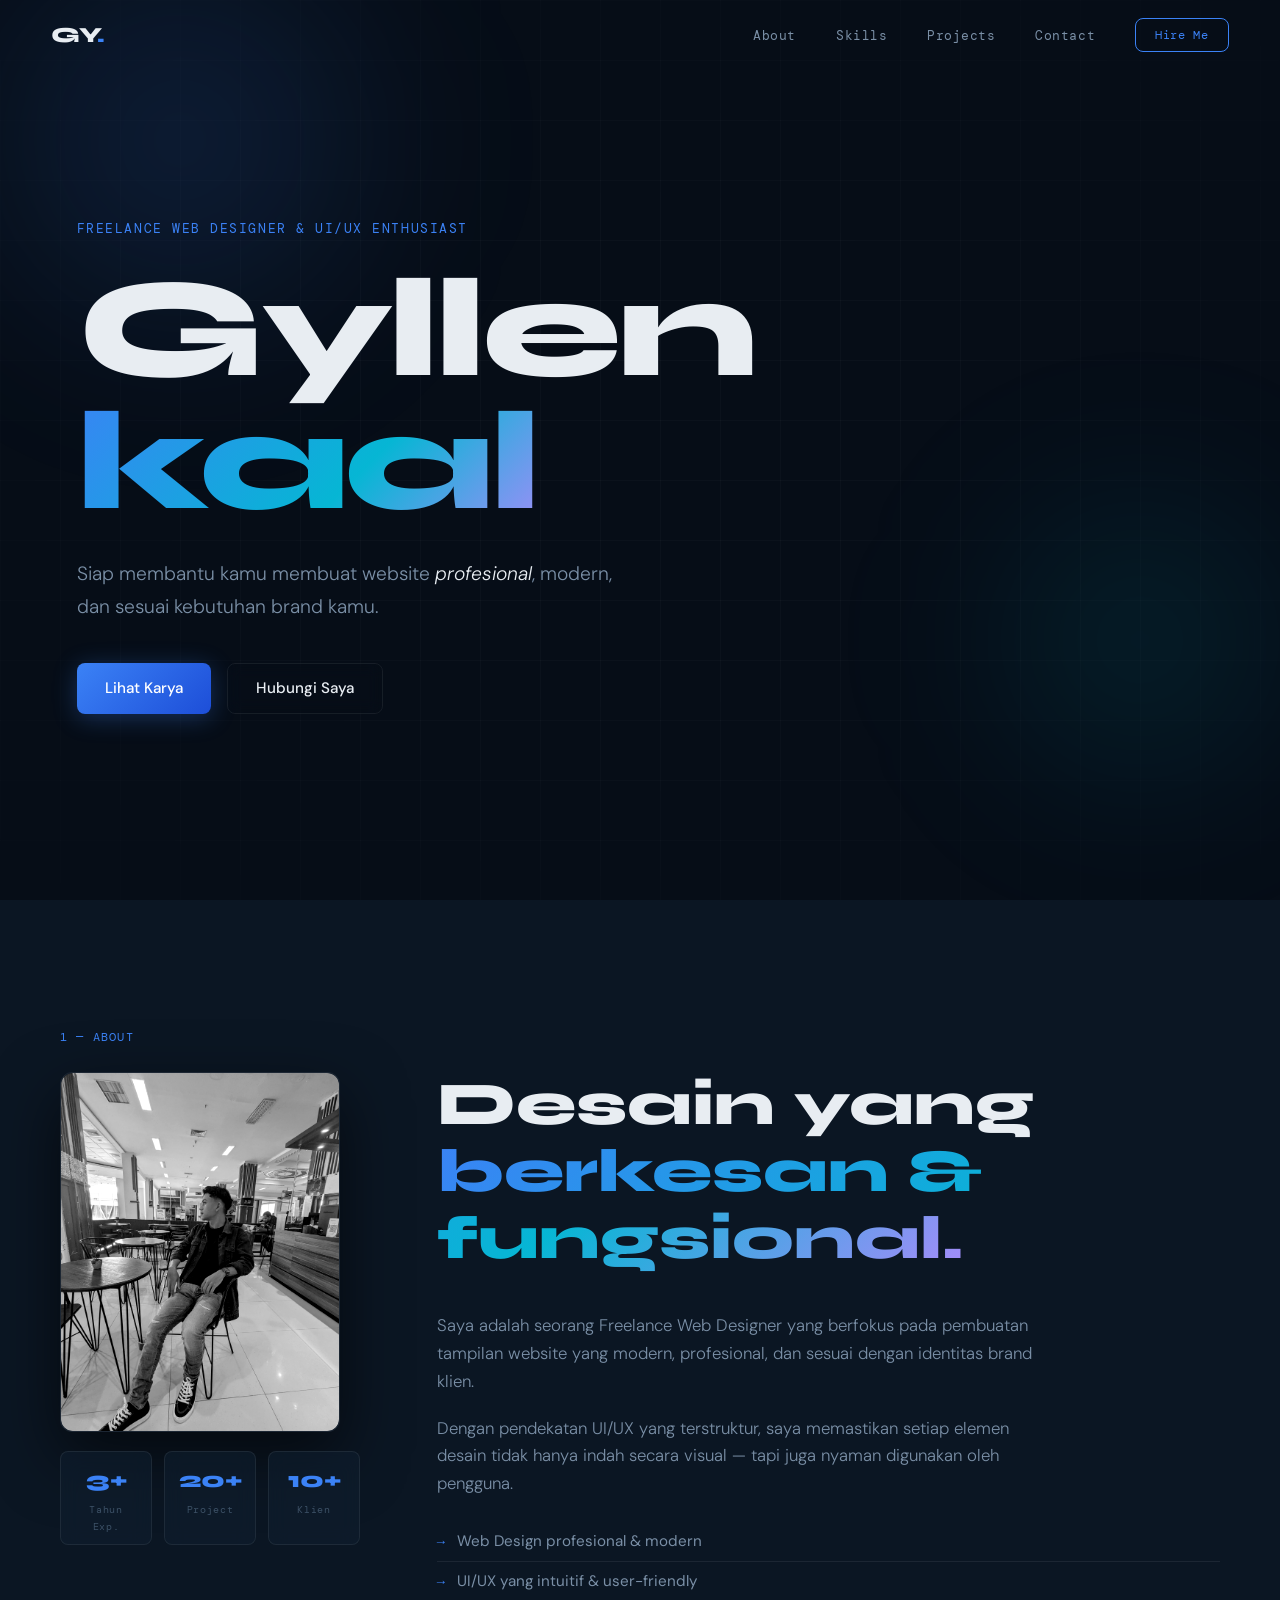
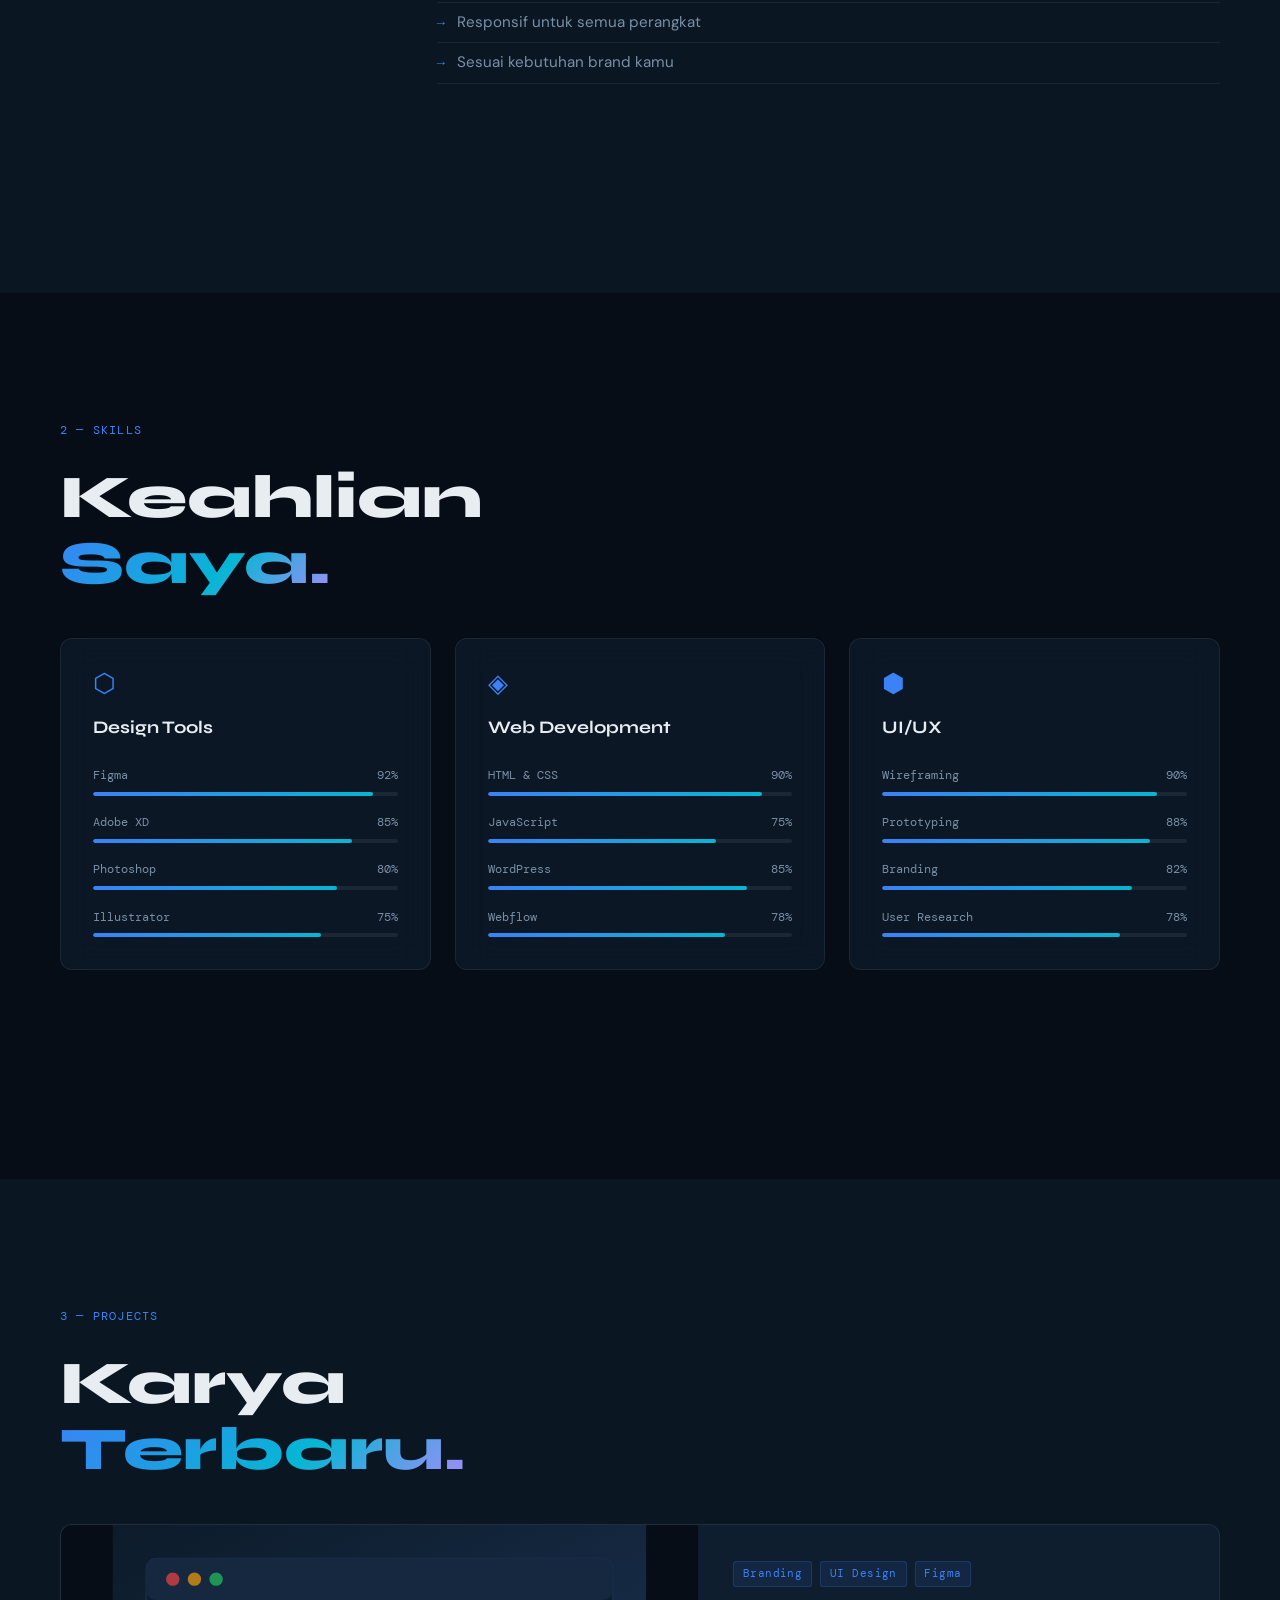
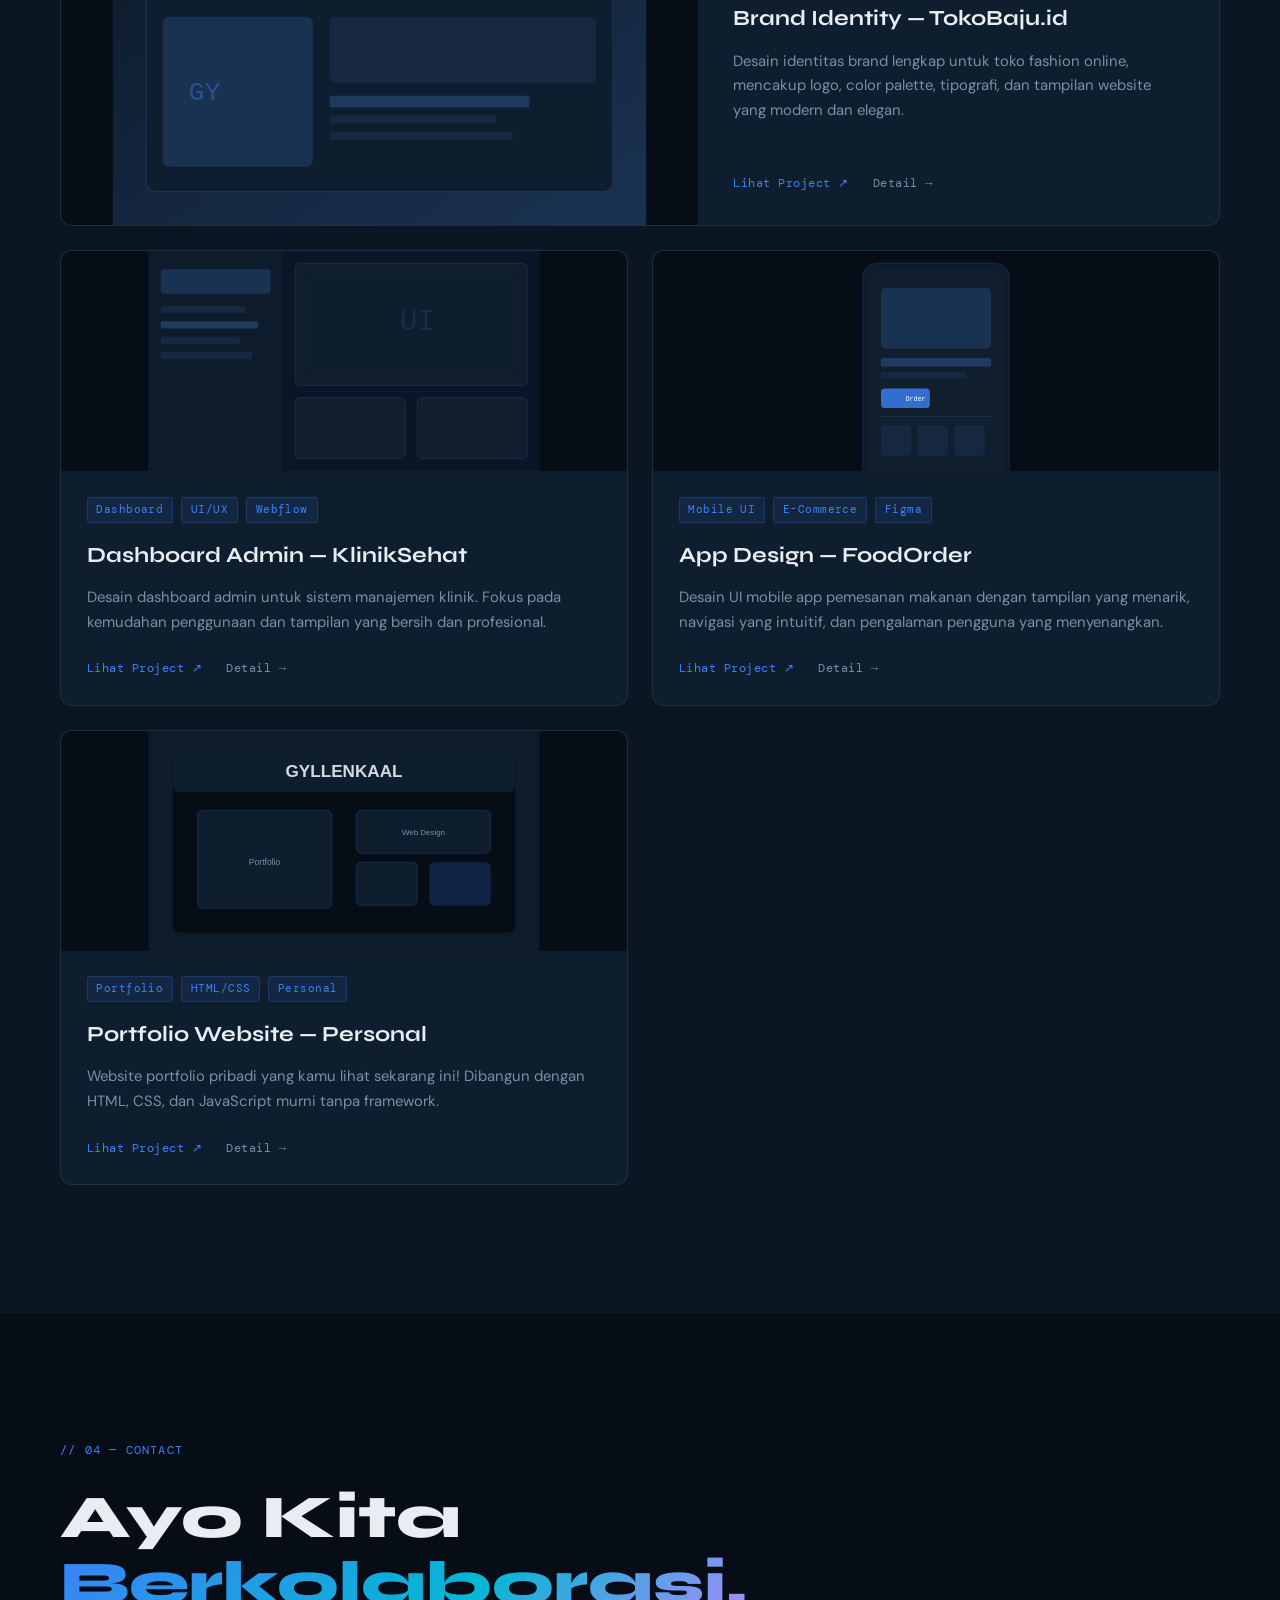
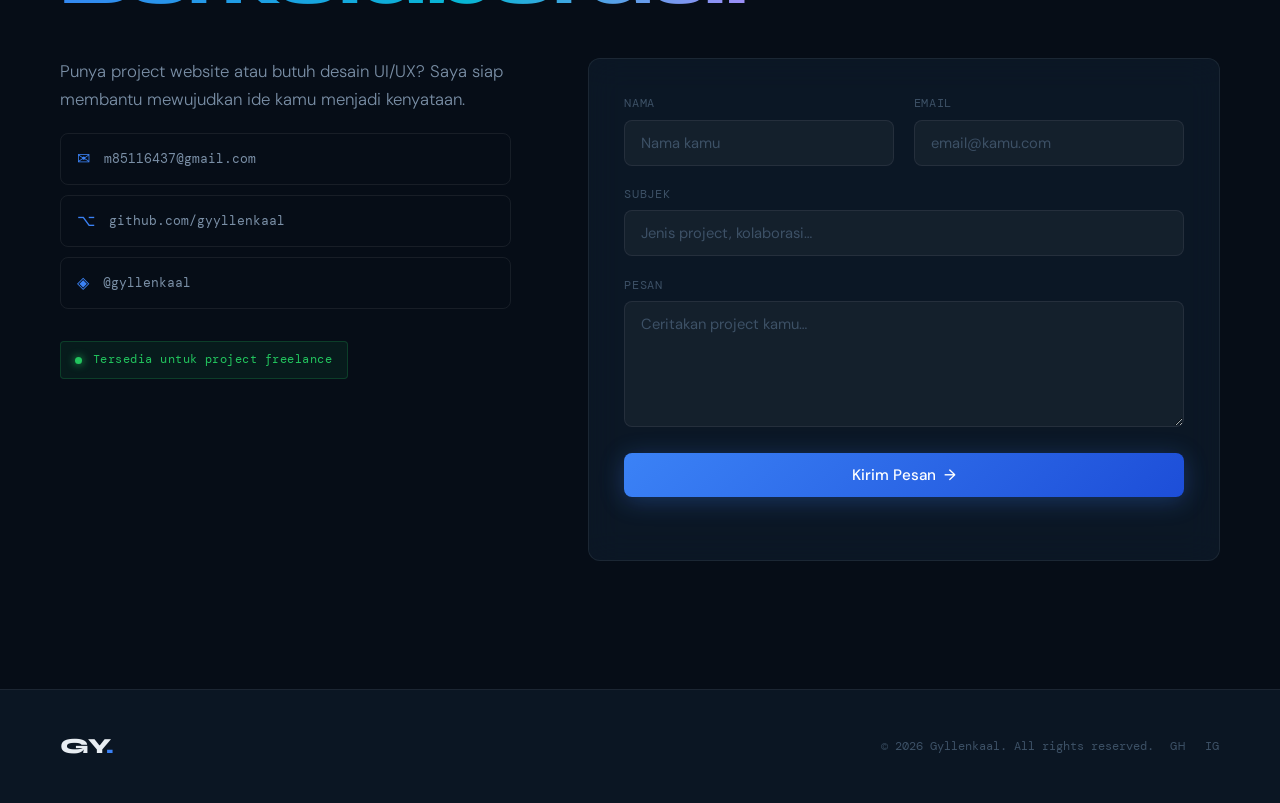
<file: index.html>
<!DOCTYPE html>
<html lang="id">
<head>
  <meta charset="UTF-8" />
  <meta name="viewport" content="width=device-width, initial-scale=1.0" />
  <title>Gyllenkaal — Web Designer</title>
  <link rel="stylesheet" href="style.css" />
  <link rel="preconnect" href="https://fonts.googleapis.com" />
  <link rel="preconnect" href="https://fonts.gstatic.com" crossorigin />
  <link href="https://fonts.googleapis.com/css2?family=Syne:wght@400;700;800&family=DM+Mono:wght@400;500&family=DM+Sans:ital,opsz,wght@0,9..40,300;0,9..40,400;0,9..40,500;1,9..40,300&display=swap" rel="stylesheet" />
</head>
<body>

  <!-- NAVBAR -->
  <header class="navbar" id="navbar" role="banner">
    <a href="#hero" class="nav-logo" aria-label="Home">GY<span class="dot">.</span></a>
    <nav role="navigation" aria-label="Primary">
      <ul class="nav-links">
        <li><a href="#about">About</a></li>
        <li><a href="#skills">Skills</a></li>
        <li><a href="#projects">Projects</a></li>
        <li><a href="#contact">Contact</a></li>
      </ul>
    </nav>
    <button class="nav-cta" onclick="document.getElementById('contact').scrollIntoView({behavior:'smooth'})">Hire Me</button>
    <button class="hamburger" id="hamburger" aria-label="Toggle menu" aria-expanded="false">
      <span></span><span></span><span></span>
    </button>
  </header>

  <!-- Mobile nav -->
  <nav class="mobile-nav" id="mobileNav" aria-hidden="true">
    <ul>
      <li><a href="#about" class="mobile-link">About</a></li>
      <li><a href="#skills" class="mobile-link">Skills</a></li>
      <li><a href="#projects" class="mobile-link">Projects</a></li>
      <li><a href="#contact" class="mobile-link">Contact</a></li>
    </ul>
  </nav>

  <!-- HERO -->
  <section class="hero" id="hero" aria-label="Introduction">
    <div class="orb orb-1" aria-hidden="true"></div>
    <div class="orb orb-2" aria-hidden="true"></div>
    <div class="grid-overlay" aria-hidden="true"></div>
    <div class="hero-content">
      <p class="hero-eyebrow reveal">Freelance Web Designer &amp; UI/UX Enthusiast</p>
      <h1 class="hero-name reveal">Gyllen<br /><span class="name-accent">kaal</span></h1>
      <p class="hero-tagline reveal">
        Siap membantu kamu membuat website <em>profesional</em>, modern,<br class="br-lg" />
        dan sesuai kebutuhan brand kamu.
      </p>
      <div class="hero-actions reveal">
        <a href="#projects" class="btn btn-primary">Lihat Karya</a>
        <a href="#contact" class="btn btn-ghost">Hubungi Saya</a>
      </div>
    </div>
    <div class="scroll-hint reveal" aria-hidden="true">
      <span>scroll</span>
      <div class="scroll-line"></div>
    </div>
  </section>

  <!-- ABOUT -->
  <section class="section about" id="about" aria-label="About Me">
    <div class="container">
      <div class="section-label reveal">1 — About</div>
      <div class="about-grid">
        <div class="about-portrait reveal">
          <div class="portrait-frame">
            <img src="foto.jpg" alt="Foto Gyllenkaal" />
          </div>
          <div class="stat-chips">
            <div class="chip reveal"><span class="chip-num">3+</span><span class="chip-label">Tahun Exp.</span></div>
            <div class="chip reveal"><span class="chip-num">20+</span><span class="chip-label">Project</span></div>
            <div class="chip reveal"><span class="chip-num">10+</span><span class="chip-label">Klien</span></div>
          </div>
        </div>
        <div class="about-text">
          <h2 class="section-heading reveal">Desain yang<br /><span class="gradient-text">berkesan & fungsional.</span></h2>
          <p class="body-text reveal">
            Saya adalah seorang Freelance Web Designer yang berfokus pada pembuatan tampilan website yang modern, profesional, dan sesuai dengan identitas brand klien.
          </p>
          <p class="body-text reveal">
            Dengan pendekatan UI/UX yang terstruktur, saya memastikan setiap elemen desain tidak hanya indah secara visual — tapi juga nyaman digunakan oleh pengguna.
          </p>
          <ul class="about-list reveal">
            <li><span class="list-arrow">→</span> Web Design profesional & modern</li>
            <li><span class="list-arrow">→</span> UI/UX yang intuitif & user-friendly</li>
            <li><span class="list-arrow">→</span> Responsif untuk semua perangkat</li>
            <li><span class="list-arrow">→</span> Sesuai kebutuhan brand kamu</li>
          </ul>
          <a href="mailto:m85116437@gmail.com" class="btn btn-primary reveal" style="margin-top:2rem;display:inline-flex;">Hubungi Saya</a>
        </div>
      </div>
    </div>
  </section>

  <!-- SKILLS -->
  <section class="section skills" id="skills" aria-label="Skills">
    <div class="container">
      <div class="section-label reveal">2 — Skills</div>
      <h2 class="section-heading reveal">Keahlian<br /><span class="gradient-text">Saya.</span></h2>
      <div class="skills-grid">
        <article class="skill-card reveal">
          <div class="skill-card-icon" aria-hidden="true">⬡</div>
          <h3 class="skill-card-title">Design Tools</h3>
          <ul class="skill-bars">
            <li class="bar-item">
              <div class="bar-meta"><span>Figma</span><span>92%</span></div>
              <div class="bar-track"><div class="bar-fill" data-width="92"></div></div>
            </li>
            <li class="bar-item">
              <div class="bar-meta"><span>Adobe XD</span><span>85%</span></div>
              <div class="bar-track"><div class="bar-fill" data-width="85"></div></div>
            </li>
            <li class="bar-item">
              <div class="bar-meta"><span>Photoshop</span><span>80%</span></div>
              <div class="bar-track"><div class="bar-fill" data-width="80"></div></div>
            </li>
            <li class="bar-item">
              <div class="bar-meta"><span>Illustrator</span><span>75%</span></div>
              <div class="bar-track"><div class="bar-fill" data-width="75"></div></div>
            </li>
          </ul>
        </article>
        <article class="skill-card reveal">
          <div class="skill-card-icon" aria-hidden="true">◈</div>
          <h3 class="skill-card-title">Web Development</h3>
          <ul class="skill-bars">
            <li class="bar-item">
              <div class="bar-meta"><span>HTML & CSS</span><span>90%</span></div>
              <div class="bar-track"><div class="bar-fill" data-width="90"></div></div>
            </li>
            <li class="bar-item">
              <div class="bar-meta"><span>JavaScript</span><span>75%</span></div>
              <div class="bar-track"><div class="bar-fill" data-width="75"></div></div>
            </li>
            <li class="bar-item">
              <div class="bar-meta"><span>WordPress</span><span>85%</span></div>
              <div class="bar-track"><div class="bar-fill" data-width="85"></div></div>
            </li>
            <li class="bar-item">
              <div class="bar-meta"><span>Webflow</span><span>78%</span></div>
              <div class="bar-track"><div class="bar-fill" data-width="78"></div></div>
            </li>
          </ul>
        </article>
        <article class="skill-card reveal">
          <div class="skill-card-icon" aria-hidden="true">⬢</div>
          <h3 class="skill-card-title">UI/UX</h3>
          <ul class="skill-bars">
            <li class="bar-item">
              <div class="bar-meta"><span>Wireframing</span><span>90%</span></div>
              <div class="bar-track"><div class="bar-fill" data-width="90"></div></div>
            </li>
            <li class="bar-item">
              <div class="bar-meta"><span>Prototyping</span><span>88%</span></div>
              <div class="bar-track"><div class="bar-fill" data-width="88"></div></div>
            </li>
            <li class="bar-item">
              <div class="bar-meta"><span>Branding</span><span>82%</span></div>
              <div class="bar-track"><div class="bar-fill" data-width="82"></div></div>
            </li>
            <li class="bar-item">
              <div class="bar-meta"><span>User Research</span><span>78%</span></div>
              <div class="bar-track"><div class="bar-fill" data-width="78"></div></div>
            </li>
          </ul>
        </article>
      </div>
      <div class="tech-tags reveal">
        <span class="tag">Figma</span><span class="tag">Adobe XD</span>
        <span class="tag">HTML</span><span class="tag">CSS</span>
        <span class="tag">JavaScript</span><span class="tag">WordPress</span>
        <span class="tag">Webflow</span><span class="tag">Photoshop</span>
        <span class="tag">Illustrator</span><span class="tag">UI Design</span>
        <span class="tag">UX Design</span><span class="tag">Branding</span>
      </div>
    </div>
  </section>

  <!-- PROJECTS -->
  <section class="section projects" id="projects" aria-label="Projects">
    <div class="container">
      <div class="section-label reveal">3 — Projects</div>
      <h2 class="section-heading reveal">Karya<br /><span class="gradient-text">Terbaru.</span></h2>
      <div class="projects-grid">
        <article class="project-card project-featured reveal">
          <div class="project-img" aria-hidden="true">
            <svg viewBox="0 0 640 360" xmlns="http://www.w3.org/2000/svg">
              <defs>
                <linearGradient id="g1" x1="0%" y1="0%" x2="100%" y2="100%">
                  <stop offset="0%" stop-color="#0d1b2a"/><stop offset="100%" stop-color="#1a3252"/>
                </linearGradient>
              </defs>
              <rect width="640" height="360" fill="url(#g1)"/>
              <rect x="40" y="40" width="560" height="280" rx="12" fill="#0f1e2f" stroke="#1e3a5f" stroke-width="1"/>
              <rect x="40" y="40" width="560" height="50" rx="12" fill="#152840"/>
              <circle cx="72" cy="65" r="8" fill="#ef4444" opacity=".7"/>
              <circle cx="98" cy="65" r="8" fill="#f59e0b" opacity=".7"/>
              <circle cx="124" cy="65" r="8" fill="#22c55e" opacity=".7"/>
              <rect x="60" y="110" width="180" height="180" rx="8" fill="#1a3252"/>
              <rect x="260" y="110" width="320" height="80" rx="6" fill="#152840"/>
              <rect x="260" y="205" width="240" height="14" rx="3" fill="#1e3a5f"/>
              <rect x="260" y="228" width="200" height="10" rx="3" fill="#152840"/>
              <rect x="260" y="248" width="220" height="10" rx="3" fill="#152840"/>
              <text x="110" y="210" font-family="monospace" font-size="32" fill="#3b82f6" text-anchor="middle" opacity=".4">GY</text>
            </svg>
          </div>
          <div class="project-body">
            <div class="project-meta">
              <span class="project-tag">Branding</span><span class="project-tag">UI Design</span><span class="project-tag">Figma</span>
            </div>
            <h3 class="project-title">Brand Identity — TokoBaju.id</h3>
            <p class="project-desc">Desain identitas brand lengkap untuk toko fashion online, mencakup logo, color palette, tipografi, dan tampilan website yang modern dan elegan.</p>
            <div class="project-links">
              <a href="#" class="project-link">Lihat Project ↗</a>
              <a href="#" class="project-link project-link-ghost">Detail →</a>
            </div>
          </div>
        </article>
        <article class="project-card reveal">
          <div class="project-img" aria-hidden="true">
            <svg viewBox="0 0 640 360" xmlns="http://www.w3.org/2000/svg">
              <rect width="640" height="360" fill="#0a1628"/>
              <rect x="0" y="0" width="220" height="360" fill="#0d1b2a"/>
              <rect x="20" y="30" width="180" height="40" rx="6" fill="#1a3252"/>
              <rect x="20" y="90" width="140" height="12" rx="3" fill="#152840"/>
              <rect x="20" y="115" width="160" height="12" rx="3" fill="#1e3a5f"/>
              <rect x="20" y="140" width="130" height="12" rx="3" fill="#152840"/>
              <rect x="20" y="165" width="150" height="12" rx="3" fill="#152840"/>
              <rect x="240" y="20" width="380" height="200" rx="8" fill="#111e2e" stroke="#1e3a5f" stroke-width="1"/>
              <rect x="260" y="40" width="340" height="160" rx="6" fill="#0f1e2f"/>
              <text x="440" y="130" font-family="monospace" font-size="48" fill="#3b82f6" text-anchor="middle" opacity=".15">UI</text>
              <rect x="240" y="240" width="180" height="100" rx="8" fill="#111e2e" stroke="#1e3a5f" stroke-width="1"/>
              <rect x="440" y="240" width="180" height="100" rx="8" fill="#111e2e" stroke="#1e3a5f" stroke-width="1"/>
            </svg>
          </div>
          <div class="project-body">
            <div class="project-meta">
              <span class="project-tag">Dashboard</span><span class="project-tag">UI/UX</span><span class="project-tag">Webflow</span>
            </div>
            <h3 class="project-title">Dashboard Admin — KlinikSehat</h3>
            <p class="project-desc">Desain dashboard admin untuk sistem manajemen klinik. Fokus pada kemudahan penggunaan dan tampilan yang bersih dan profesional.</p>
            <div class="project-links">
              <a href="#" class="project-link">Lihat Project ↗</a>
              <a href="#" class="project-link project-link-ghost">Detail →</a>
            </div>
          </div>
        </article>
        <article class="project-card reveal">
          <div class="project-img" aria-hidden="true">
            <svg viewBox="0 0 640 360" xmlns="http://www.w3.org/2000/svg">
              <rect width="640" height="360" fill="#060d17"/>
              <rect x="200" y="20" width="240" height="430" rx="24" fill="#0d1b2a" stroke="#1e3a5f" stroke-width="1"/>
              <rect x="210" y="30" width="220" height="400" rx="18" fill="#111e2e"/>
              <rect x="230" y="60" width="180" height="100" rx="8" fill="#1a3252"/>
              <rect x="230" y="175" width="180" height="14" rx="3" fill="#1e3a5f"/>
              <rect x="230" y="198" width="140" height="10" rx="3" fill="#152840"/>
              <rect x="230" y="225" width="80" height="32" rx="6" fill="#3b82f6" opacity=".8"/>
              <text x="270" y="246" font-family="monospace" font-size="11" fill="white">Order</text>
              <rect x="230" y="270" width="180" height="1" fill="#1e3a5f"/>
              <rect x="230" y="285" width="50" height="50" rx="6" fill="#152840"/>
              <rect x="290" y="285" width="50" height="50" rx="6" fill="#152840"/>
              <rect x="350" y="285" width="50" height="50" rx="6" fill="#152840"/>
            </svg>
          </div>
          <div class="project-body">
            <div class="project-meta">
              <span class="project-tag">Mobile UI</span><span class="project-tag">E-Commerce</span><span class="project-tag">Figma</span>
            </div>
            <h3 class="project-title">App Design — FoodOrder</h3>
            <p class="project-desc">Desain UI mobile app pemesanan makanan dengan tampilan yang menarik, navigasi yang intuitif, dan pengalaman pengguna yang menyenangkan.</p>
            <div class="project-links">
              <a href="#" class="project-link">Lihat Project ↗</a>
              <a href="#" class="project-link project-link-ghost">Detail →</a>
            </div>
          </div>
        </article>
        <article class="project-card reveal">
          <div class="project-img" aria-hidden="true">
            <svg viewBox="0 0 640 360" xmlns="http://www.w3.org/2000/svg">
              <rect width="640" height="360" fill="#0d1b2a"/>
              <rect x="40" y="30" width="560" height="300" rx="12" fill="#060d17"/>
              <rect x="40" y="30" width="560" height="70" rx="12" fill="#0f1e2f"/>
              <text x="320" y="75" font-family="sans-serif" font-size="28" font-weight="bold" fill="#e8edf2" text-anchor="middle" opacity=".9">GYLLENKAAL</text>
              <rect x="80" y="130" width="220" height="160" rx="8" fill="#0f1e2f" stroke="#1e3a5f" stroke-width="1"/>
              <rect x="340" y="130" width="220" height="70" rx="8" fill="#0f1e2f" stroke="#1e3a5f" stroke-width="1"/>
              <rect x="340" y="215" width="100" height="70" rx="8" fill="#0f1e2f" stroke="#1e3a5f" stroke-width="1"/>
              <rect x="460" y="215" width="100" height="70" rx="8" fill="#3b82f6" opacity=".2" stroke="#3b82f6" stroke-width="1"/>
              <text x="190" y="220" font-family="sans-serif" font-size="14" fill="#7a8fa6" text-anchor="middle">Portfolio</text>
              <text x="450" y="170" font-family="sans-serif" font-size="13" fill="#7a8fa6" text-anchor="middle">Web Design</text>
            </svg>
          </div>
          <div class="project-body">
            <div class="project-meta">
              <span class="project-tag">Portfolio</span><span class="project-tag">HTML/CSS</span><span class="project-tag">Personal</span>
            </div>
            <h3 class="project-title">Portfolio Website — Personal</h3>
            <p class="project-desc">Website portfolio pribadi yang kamu lihat sekarang ini! Dibangun dengan HTML, CSS, dan JavaScript murni tanpa framework.</p>
            <div class="project-links">
              <a href="#" class="project-link">Lihat Project ↗</a>
              <a href="#" class="project-link project-link-ghost">Detail →</a>
            </div>
          </div>
        </article>
      </div>
    </div>
  </section>

  <!-- CONTACT -->
  <section class="section contact" id="contact" aria-label="Contact">
    <div class="container">
      <div class="section-label reveal">// 04 — Contact</div>
      <h2 class="section-heading reveal">Ayo Kita<br /><span class="gradient-text">Berkolaborasi.</span></h2>
      <div class="contact-grid">
        <div class="contact-info">
          <p class="body-text reveal">Punya project website atau butuh desain UI/UX? Saya siap membantu mewujudkan ide kamu menjadi kenyataan.</p>
          <ul class="contact-links reveal">
            <li><a href="mailto:m85116437@gmail.com" class="contact-link"><span class="contact-icon" aria-hidden="true">✉</span>m85116437@gmail.com</a></li>
            <li><a href="https://github.com/gyyllenkaal" target="_blank" rel="noopener noreferrer" class="contact-link"><span class="contact-icon" aria-hidden="true">⌥</span>github.com/gyyllenkaal</a></li>
            <li><a href="https://instagram.com" target="_blank" rel="noopener noreferrer" class="contact-link"><span class="contact-icon" aria-hidden="true">◈</span>@gyllenkaal</a></li>
          </ul>
          <div class="availability reveal">
            <span class="avail-dot" aria-hidden="true"></span>
            Tersedia untuk project freelance
          </div>
        </div>
        <div class="contact-form-wrap reveal">
          <form class="contact-form" id="contactForm" novalidate aria-label="Contact form">
            <div class="form-row">
              <div class="form-group">
                <label for="name">Nama</label>
                <input type="text" id="name" name="name" placeholder="Nama kamu" autocomplete="name" required />
              </div>
              <div class="form-group">
                <label for="email">Email</label>
                <input type="email" id="email" name="email" placeholder="email@kamu.com" autocomplete="email" required />
              </div>
            </div>
            <div class="form-group">
              <label for="subject">Subjek</label>
              <input type="text" id="subject" name="subject" placeholder="Jenis project, kolaborasi…" />
            </div>
            <div class="form-group">
              <label for="message">Pesan</label>
              <textarea id="message" name="message" rows="5" placeholder="Ceritakan project kamu…" required></textarea>
            </div>
            <button type="submit" class="btn btn-primary form-submit">
              Kirim Pesan <span class="btn-arrow">→</span>
            </button>
            <p class="form-success" id="formSuccess" role="alert" aria-live="polite"></p>
          </form>
        </div>
      </div>
    </div>
  </section>

  <!-- FOOTER -->
  <footer class="footer" role="contentinfo">
    <div class="container footer-inner">
      <span class="nav-logo">GY<span class="dot">.</span></span>
      <p class="footer-copy">© 2026 Gyllenkaal. All rights reserved.</p>
      <div class="footer-socials">
        <a href="https://github.com/gyyllenkaal" target="_blank" rel="noopener noreferrer" aria-label="GitHub">GH</a>
        <a href="https://instagram.com" target="_blank" rel="noopener noreferrer" aria-label="Instagram">IG</a>
      </div>
    </div>
  </footer>

  <script src="script.js"></script>
</body>
</html>
</file>
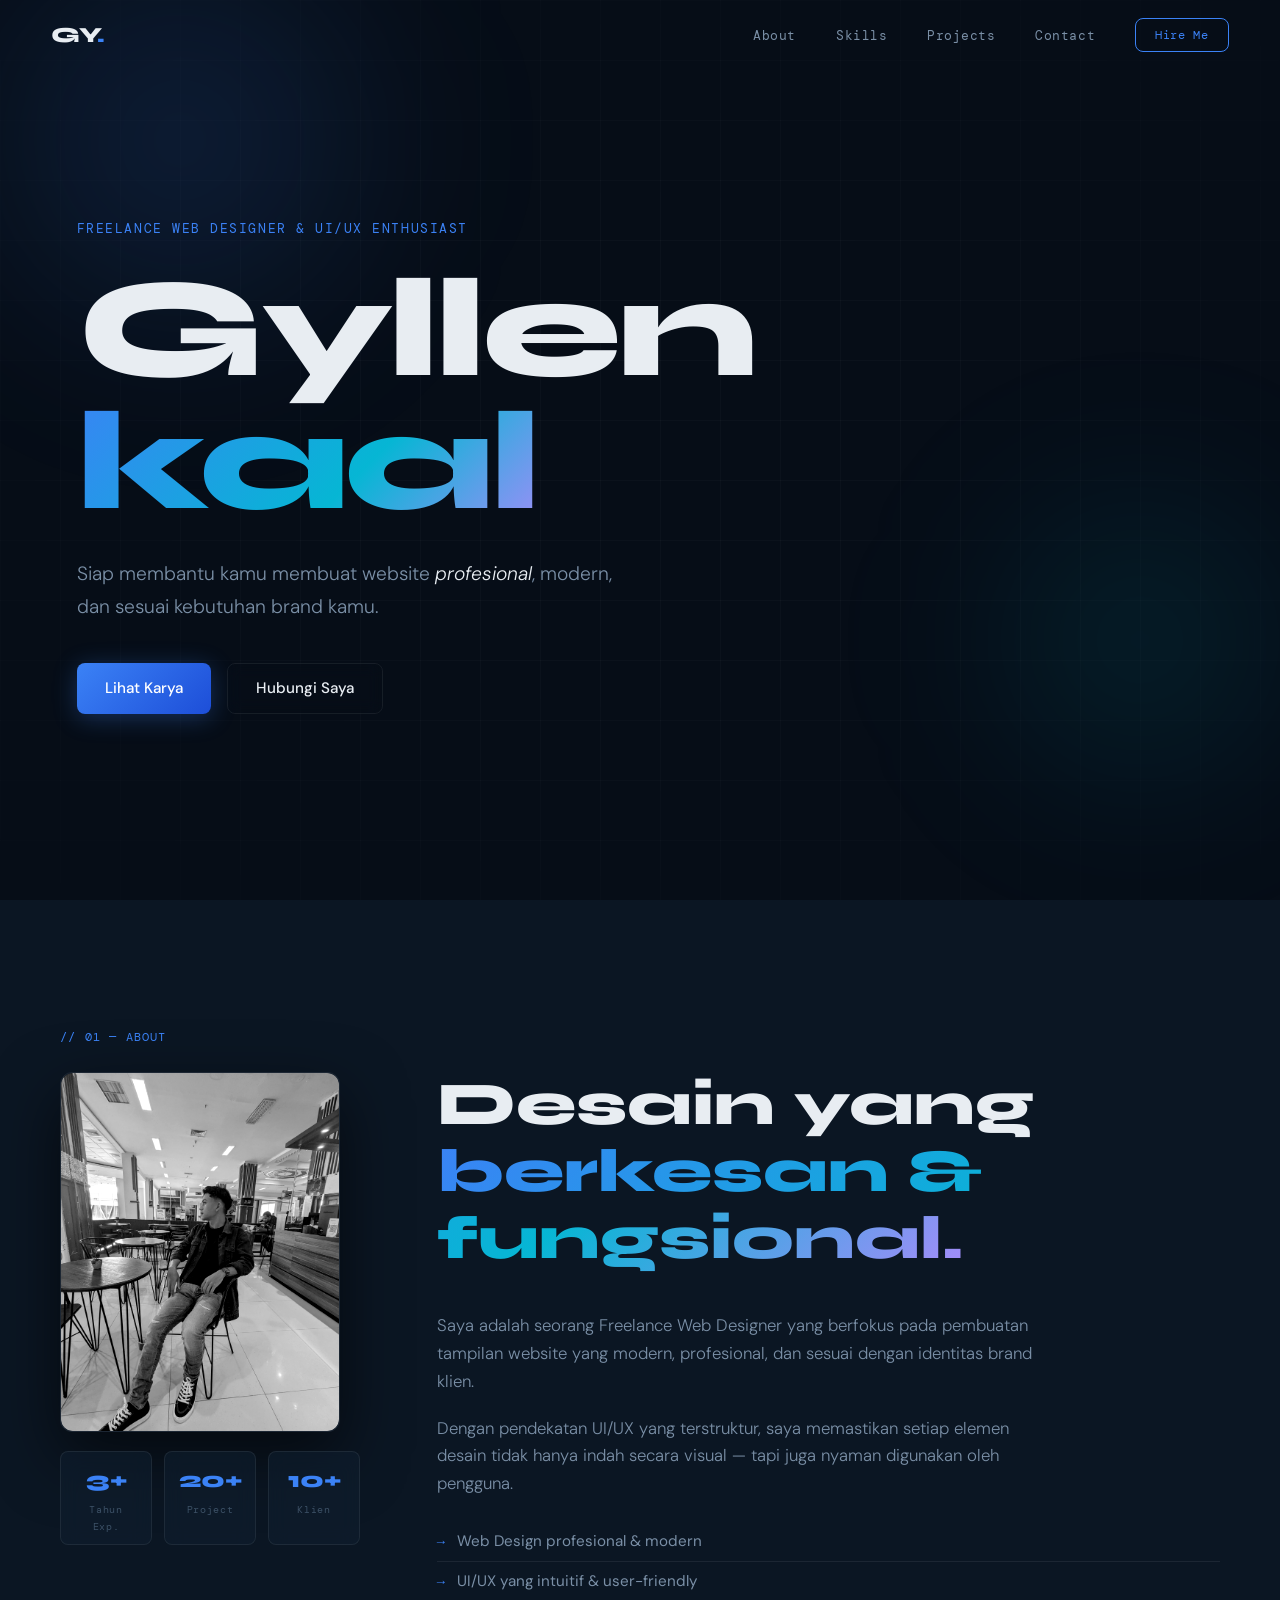
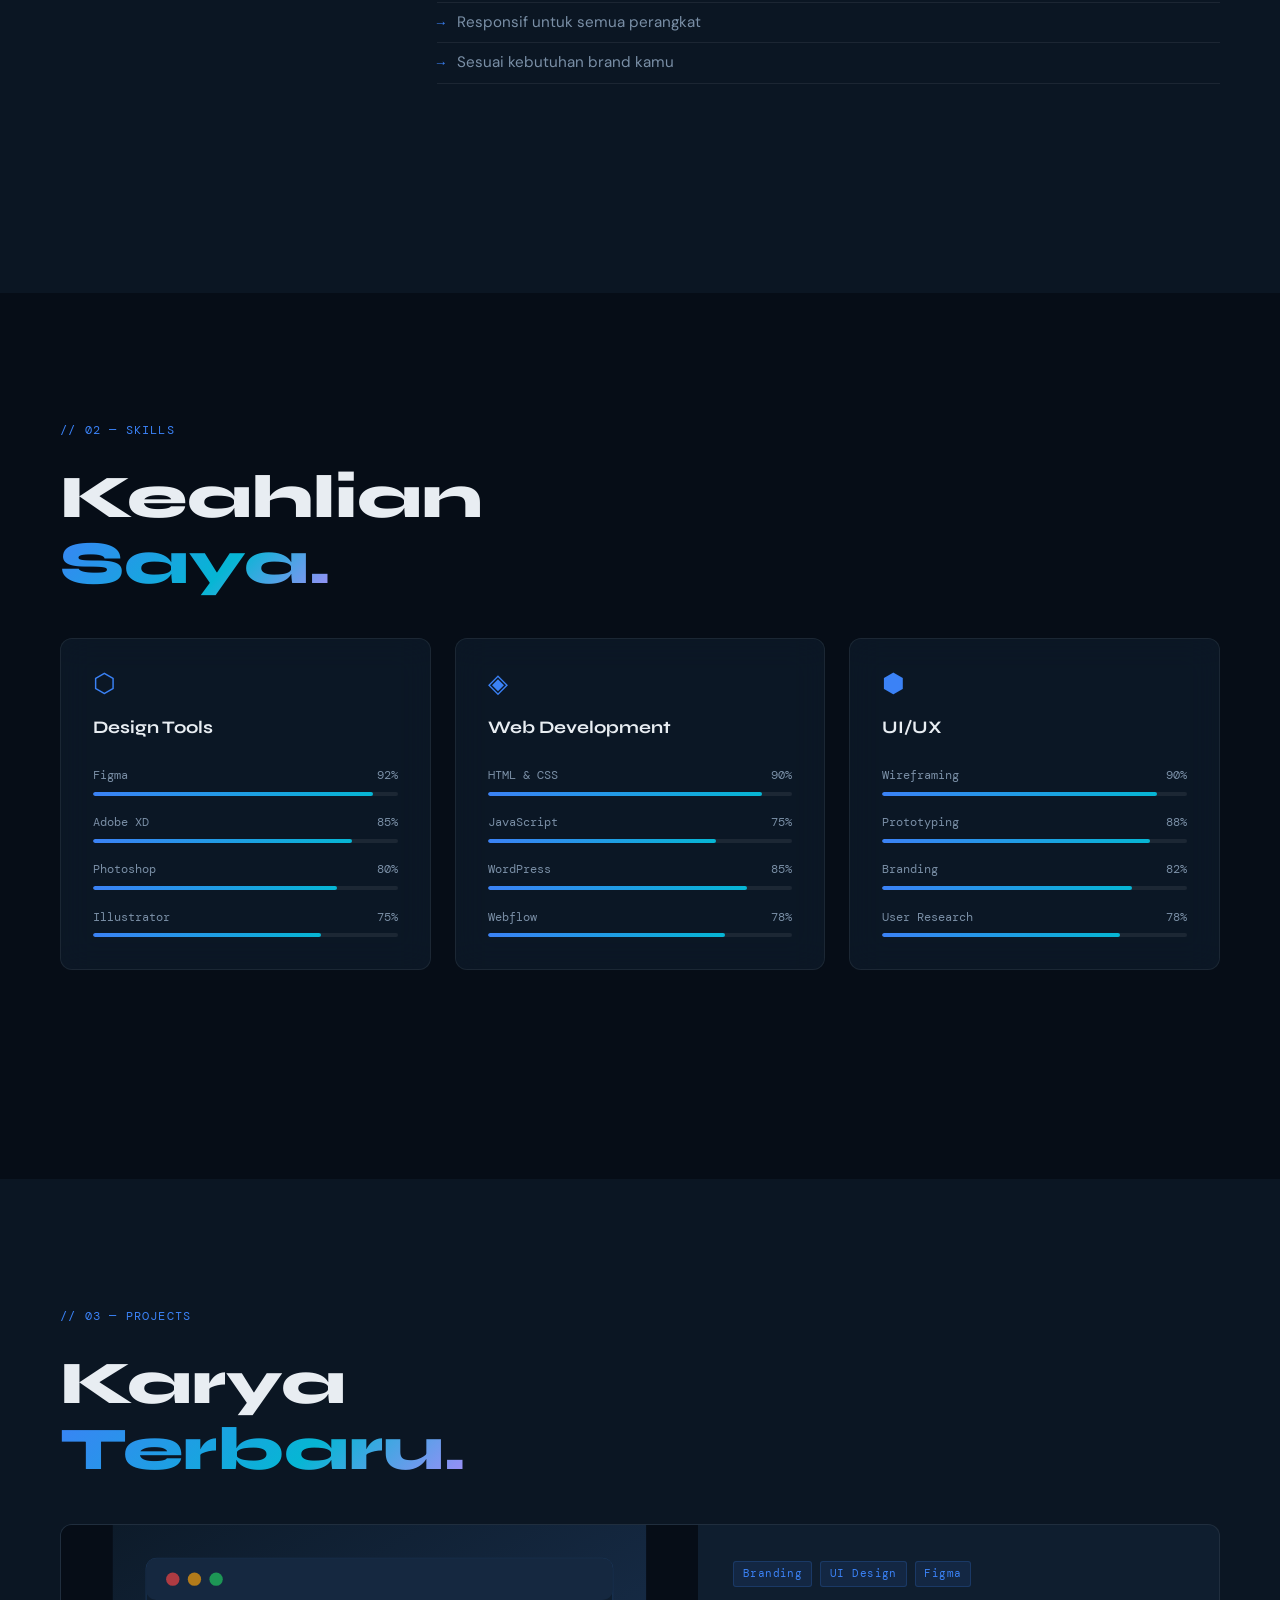
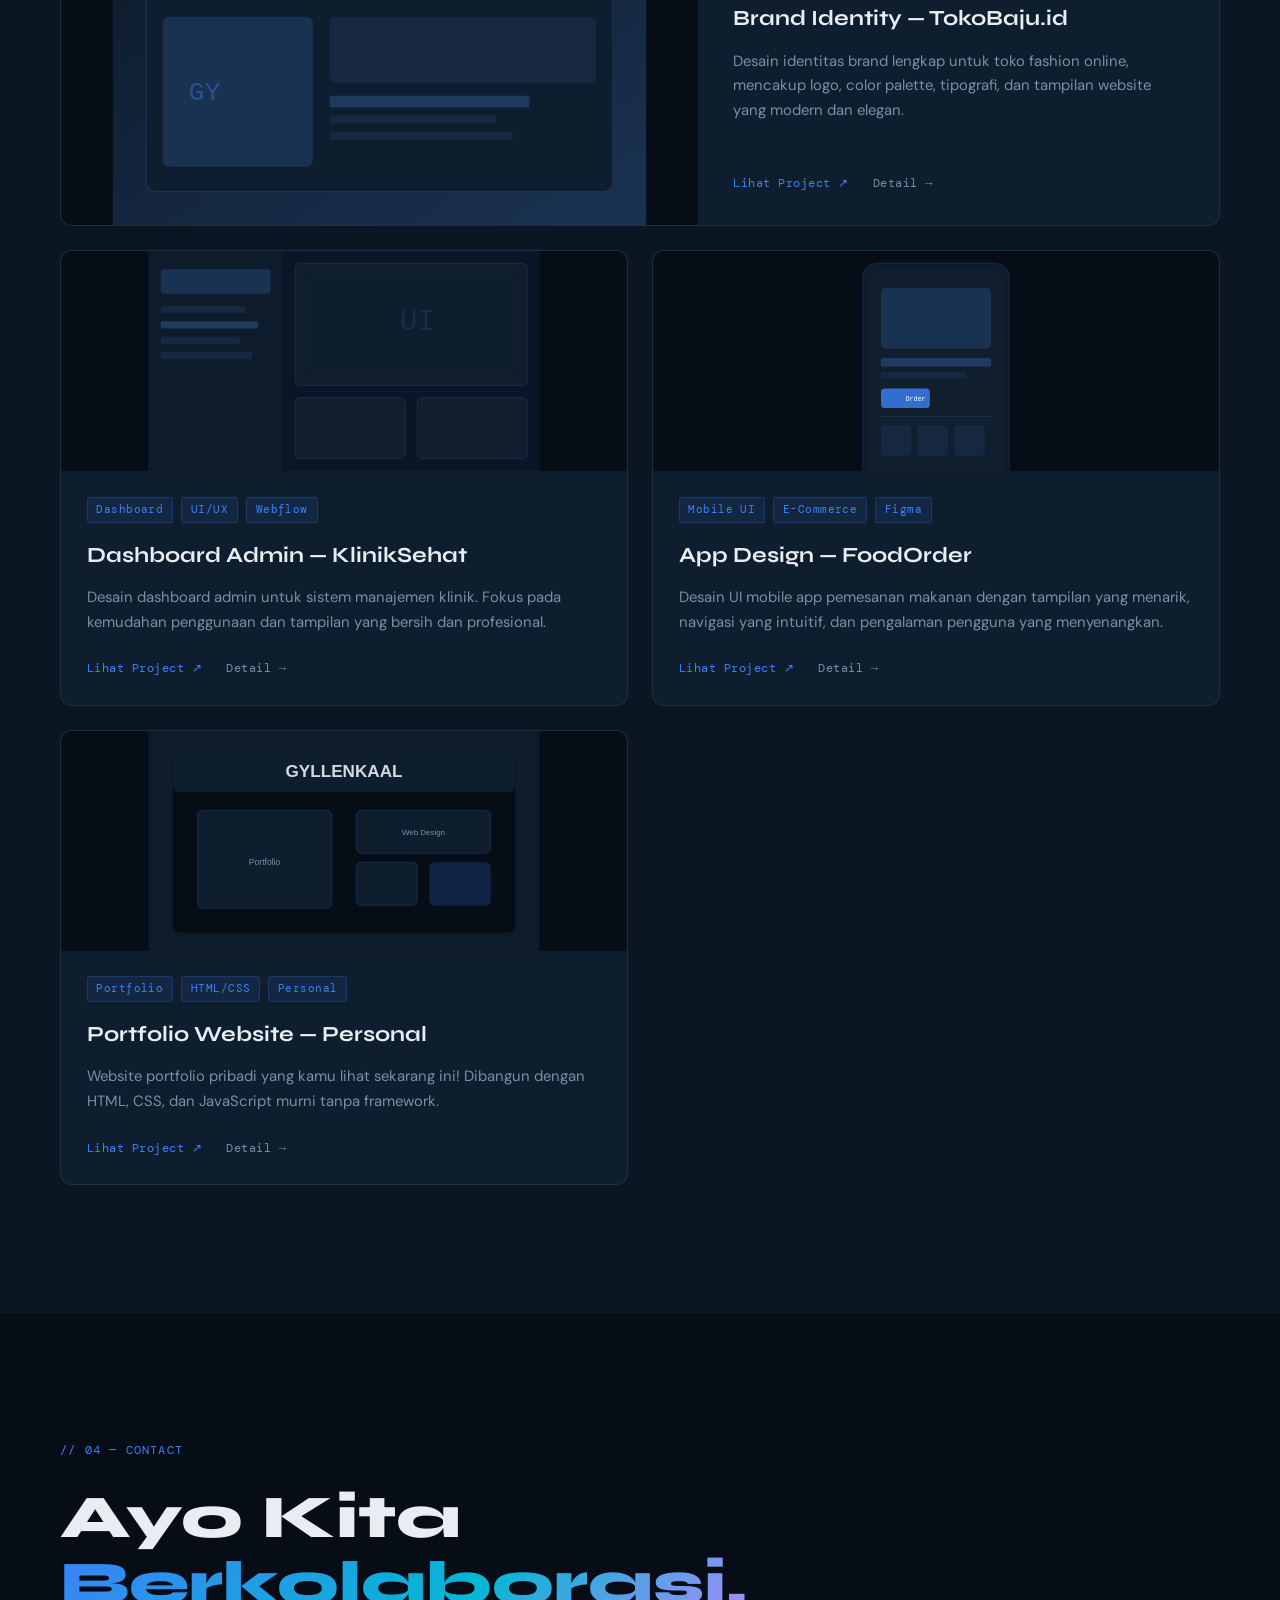
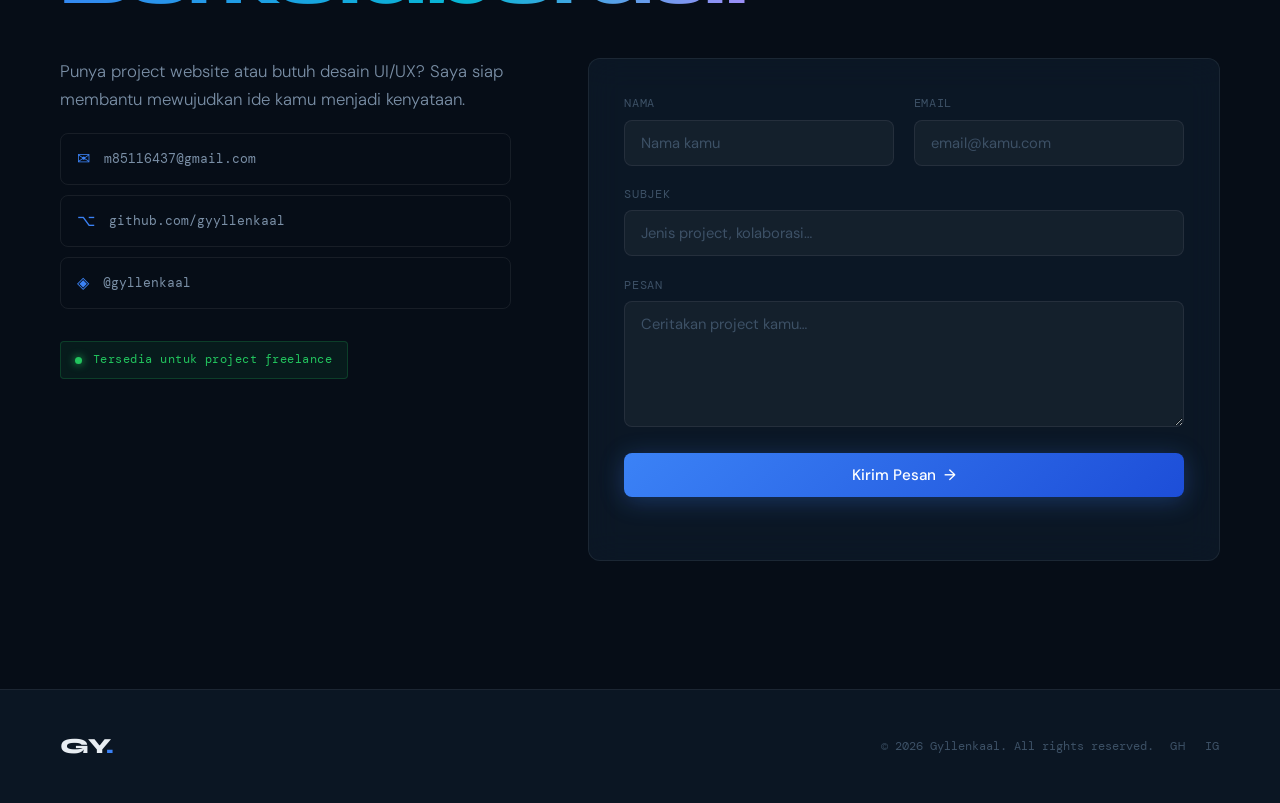
<file: index-1.html>
<!DOCTYPE html>
<html lang="id">
<head>
  <meta charset="UTF-8" />
  <meta name="viewport" content="width=device-width, initial-scale=1.0" />
  <title>Gyllenkaal — Web Designer</title>
  <link rel="stylesheet" href="style.css" />
  <link rel="preconnect" href="https://fonts.googleapis.com" />
  <link rel="preconnect" href="https://fonts.gstatic.com" crossorigin />
  <link href="https://fonts.googleapis.com/css2?family=Syne:wght@400;700;800&family=DM+Mono:wght@400;500&family=DM+Sans:ital,opsz,wght@0,9..40,300;0,9..40,400;0,9..40,500;1,9..40,300&display=swap" rel="stylesheet" />
</head>
<body>

  <!-- NAVBAR -->
  <header class="navbar" id="navbar" role="banner">
    <a href="#hero" class="nav-logo" aria-label="Home">GY<span class="dot">.</span></a>
    <nav role="navigation" aria-label="Primary">
      <ul class="nav-links">
        <li><a href="#about">About</a></li>
        <li><a href="#skills">Skills</a></li>
        <li><a href="#projects">Projects</a></li>
        <li><a href="#contact">Contact</a></li>
      </ul>
    </nav>
    <button class="nav-cta" onclick="document.getElementById('contact').scrollIntoView({behavior:'smooth'})">Hire Me</button>
    <button class="hamburger" id="hamburger" aria-label="Toggle menu" aria-expanded="false">
      <span></span><span></span><span></span>
    </button>
  </header>

  <!-- Mobile nav -->
  <nav class="mobile-nav" id="mobileNav" aria-hidden="true">
    <ul>
      <li><a href="#about" class="mobile-link">About</a></li>
      <li><a href="#skills" class="mobile-link">Skills</a></li>
      <li><a href="#projects" class="mobile-link">Projects</a></li>
      <li><a href="#contact" class="mobile-link">Contact</a></li>
    </ul>
  </nav>

  <!-- HERO -->
  <section class="hero" id="hero" aria-label="Introduction">
    <div class="orb orb-1" aria-hidden="true"></div>
    <div class="orb orb-2" aria-hidden="true"></div>
    <div class="grid-overlay" aria-hidden="true"></div>
    <div class="hero-content">
      <p class="hero-eyebrow reveal">Freelance Web Designer &amp; UI/UX Enthusiast</p>
      <h1 class="hero-name reveal">Gyllen<br /><span class="name-accent">kaal</span></h1>
      <p class="hero-tagline reveal">
        Siap membantu kamu membuat website <em>profesional</em>, modern,<br class="br-lg" />
        dan sesuai kebutuhan brand kamu.
      </p>
      <div class="hero-actions reveal">
        <a href="#projects" class="btn btn-primary">Lihat Karya</a>
        <a href="#contact" class="btn btn-ghost">Hubungi Saya</a>
      </div>
    </div>
    <div class="scroll-hint reveal" aria-hidden="true">
      <span>scroll</span>
      <div class="scroll-line"></div>
    </div>
  </section>

  <!-- ABOUT -->
  <section class="section about" id="about" aria-label="About Me">
    <div class="container">
      <div class="section-label reveal">// 01 — About</div>
      <div class="about-grid">
        <div class="about-portrait reveal">
          <div class="portrait-frame">
            <img src="foto.jpg" alt="Foto Gyllenkaal" />
          </div>
          <div class="stat-chips">
            <div class="chip reveal"><span class="chip-num">3+</span><span class="chip-label">Tahun Exp.</span></div>
            <div class="chip reveal"><span class="chip-num">20+</span><span class="chip-label">Project</span></div>
            <div class="chip reveal"><span class="chip-num">10+</span><span class="chip-label">Klien</span></div>
          </div>
        </div>
        <div class="about-text">
          <h2 class="section-heading reveal">Desain yang<br /><span class="gradient-text">berkesan & fungsional.</span></h2>
          <p class="body-text reveal">
            Saya adalah seorang Freelance Web Designer yang berfokus pada pembuatan tampilan website yang modern, profesional, dan sesuai dengan identitas brand klien.
          </p>
          <p class="body-text reveal">
            Dengan pendekatan UI/UX yang terstruktur, saya memastikan setiap elemen desain tidak hanya indah secara visual — tapi juga nyaman digunakan oleh pengguna.
          </p>
          <ul class="about-list reveal">
            <li><span class="list-arrow">→</span> Web Design profesional & modern</li>
            <li><span class="list-arrow">→</span> UI/UX yang intuitif & user-friendly</li>
            <li><span class="list-arrow">→</span> Responsif untuk semua perangkat</li>
            <li><span class="list-arrow">→</span> Sesuai kebutuhan brand kamu</li>
          </ul>
          <a href="mailto:m85116437@gmail.com" class="btn btn-primary reveal" style="margin-top:2rem;display:inline-flex;">Hubungi Saya</a>
        </div>
      </div>
    </div>
  </section>

  <!-- SKILLS -->
  <section class="section skills" id="skills" aria-label="Skills">
    <div class="container">
      <div class="section-label reveal">// 02 — Skills</div>
      <h2 class="section-heading reveal">Keahlian<br /><span class="gradient-text">Saya.</span></h2>
      <div class="skills-grid">
        <article class="skill-card reveal">
          <div class="skill-card-icon" aria-hidden="true">⬡</div>
          <h3 class="skill-card-title">Design Tools</h3>
          <ul class="skill-bars">
            <li class="bar-item">
              <div class="bar-meta"><span>Figma</span><span>92%</span></div>
              <div class="bar-track"><div class="bar-fill" data-width="92"></div></div>
            </li>
            <li class="bar-item">
              <div class="bar-meta"><span>Adobe XD</span><span>85%</span></div>
              <div class="bar-track"><div class="bar-fill" data-width="85"></div></div>
            </li>
            <li class="bar-item">
              <div class="bar-meta"><span>Photoshop</span><span>80%</span></div>
              <div class="bar-track"><div class="bar-fill" data-width="80"></div></div>
            </li>
            <li class="bar-item">
              <div class="bar-meta"><span>Illustrator</span><span>75%</span></div>
              <div class="bar-track"><div class="bar-fill" data-width="75"></div></div>
            </li>
          </ul>
        </article>
        <article class="skill-card reveal">
          <div class="skill-card-icon" aria-hidden="true">◈</div>
          <h3 class="skill-card-title">Web Development</h3>
          <ul class="skill-bars">
            <li class="bar-item">
              <div class="bar-meta"><span>HTML & CSS</span><span>90%</span></div>
              <div class="bar-track"><div class="bar-fill" data-width="90"></div></div>
            </li>
            <li class="bar-item">
              <div class="bar-meta"><span>JavaScript</span><span>75%</span></div>
              <div class="bar-track"><div class="bar-fill" data-width="75"></div></div>
            </li>
            <li class="bar-item">
              <div class="bar-meta"><span>WordPress</span><span>85%</span></div>
              <div class="bar-track"><div class="bar-fill" data-width="85"></div></div>
            </li>
            <li class="bar-item">
              <div class="bar-meta"><span>Webflow</span><span>78%</span></div>
              <div class="bar-track"><div class="bar-fill" data-width="78"></div></div>
            </li>
          </ul>
        </article>
        <article class="skill-card reveal">
          <div class="skill-card-icon" aria-hidden="true">⬢</div>
          <h3 class="skill-card-title">UI/UX</h3>
          <ul class="skill-bars">
            <li class="bar-item">
              <div class="bar-meta"><span>Wireframing</span><span>90%</span></div>
              <div class="bar-track"><div class="bar-fill" data-width="90"></div></div>
            </li>
            <li class="bar-item">
              <div class="bar-meta"><span>Prototyping</span><span>88%</span></div>
              <div class="bar-track"><div class="bar-fill" data-width="88"></div></div>
            </li>
            <li class="bar-item">
              <div class="bar-meta"><span>Branding</span><span>82%</span></div>
              <div class="bar-track"><div class="bar-fill" data-width="82"></div></div>
            </li>
            <li class="bar-item">
              <div class="bar-meta"><span>User Research</span><span>78%</span></div>
              <div class="bar-track"><div class="bar-fill" data-width="78"></div></div>
            </li>
          </ul>
        </article>
      </div>
      <div class="tech-tags reveal">
        <span class="tag">Figma</span><span class="tag">Adobe XD</span>
        <span class="tag">HTML</span><span class="tag">CSS</span>
        <span class="tag">JavaScript</span><span class="tag">WordPress</span>
        <span class="tag">Webflow</span><span class="tag">Photoshop</span>
        <span class="tag">Illustrator</span><span class="tag">UI Design</span>
        <span class="tag">UX Design</span><span class="tag">Branding</span>
      </div>
    </div>
  </section>

  <!-- PROJECTS -->
  <section class="section projects" id="projects" aria-label="Projects">
    <div class="container">
      <div class="section-label reveal">// 03 — Projects</div>
      <h2 class="section-heading reveal">Karya<br /><span class="gradient-text">Terbaru.</span></h2>
      <div class="projects-grid">
        <article class="project-card project-featured reveal">
          <div class="project-img" aria-hidden="true">
            <svg viewBox="0 0 640 360" xmlns="http://www.w3.org/2000/svg">
              <defs>
                <linearGradient id="g1" x1="0%" y1="0%" x2="100%" y2="100%">
                  <stop offset="0%" stop-color="#0d1b2a"/><stop offset="100%" stop-color="#1a3252"/>
                </linearGradient>
              </defs>
              <rect width="640" height="360" fill="url(#g1)"/>
              <rect x="40" y="40" width="560" height="280" rx="12" fill="#0f1e2f" stroke="#1e3a5f" stroke-width="1"/>
              <rect x="40" y="40" width="560" height="50" rx="12" fill="#152840"/>
              <circle cx="72" cy="65" r="8" fill="#ef4444" opacity=".7"/>
              <circle cx="98" cy="65" r="8" fill="#f59e0b" opacity=".7"/>
              <circle cx="124" cy="65" r="8" fill="#22c55e" opacity=".7"/>
              <rect x="60" y="110" width="180" height="180" rx="8" fill="#1a3252"/>
              <rect x="260" y="110" width="320" height="80" rx="6" fill="#152840"/>
              <rect x="260" y="205" width="240" height="14" rx="3" fill="#1e3a5f"/>
              <rect x="260" y="228" width="200" height="10" rx="3" fill="#152840"/>
              <rect x="260" y="248" width="220" height="10" rx="3" fill="#152840"/>
              <text x="110" y="210" font-family="monospace" font-size="32" fill="#3b82f6" text-anchor="middle" opacity=".4">GY</text>
            </svg>
          </div>
          <div class="project-body">
            <div class="project-meta">
              <span class="project-tag">Branding</span><span class="project-tag">UI Design</span><span class="project-tag">Figma</span>
            </div>
            <h3 class="project-title">Brand Identity — TokoBaju.id</h3>
            <p class="project-desc">Desain identitas brand lengkap untuk toko fashion online, mencakup logo, color palette, tipografi, dan tampilan website yang modern dan elegan.</p>
            <div class="project-links">
              <a href="#" class="project-link">Lihat Project ↗</a>
              <a href="#" class="project-link project-link-ghost">Detail →</a>
            </div>
          </div>
        </article>
        <article class="project-card reveal">
          <div class="project-img" aria-hidden="true">
            <svg viewBox="0 0 640 360" xmlns="http://www.w3.org/2000/svg">
              <rect width="640" height="360" fill="#0a1628"/>
              <rect x="0" y="0" width="220" height="360" fill="#0d1b2a"/>
              <rect x="20" y="30" width="180" height="40" rx="6" fill="#1a3252"/>
              <rect x="20" y="90" width="140" height="12" rx="3" fill="#152840"/>
              <rect x="20" y="115" width="160" height="12" rx="3" fill="#1e3a5f"/>
              <rect x="20" y="140" width="130" height="12" rx="3" fill="#152840"/>
              <rect x="20" y="165" width="150" height="12" rx="3" fill="#152840"/>
              <rect x="240" y="20" width="380" height="200" rx="8" fill="#111e2e" stroke="#1e3a5f" stroke-width="1"/>
              <rect x="260" y="40" width="340" height="160" rx="6" fill="#0f1e2f"/>
              <text x="440" y="130" font-family="monospace" font-size="48" fill="#3b82f6" text-anchor="middle" opacity=".15">UI</text>
              <rect x="240" y="240" width="180" height="100" rx="8" fill="#111e2e" stroke="#1e3a5f" stroke-width="1"/>
              <rect x="440" y="240" width="180" height="100" rx="8" fill="#111e2e" stroke="#1e3a5f" stroke-width="1"/>
            </svg>
          </div>
          <div class="project-body">
            <div class="project-meta">
              <span class="project-tag">Dashboard</span><span class="project-tag">UI/UX</span><span class="project-tag">Webflow</span>
            </div>
            <h3 class="project-title">Dashboard Admin — KlinikSehat</h3>
            <p class="project-desc">Desain dashboard admin untuk sistem manajemen klinik. Fokus pada kemudahan penggunaan dan tampilan yang bersih dan profesional.</p>
            <div class="project-links">
              <a href="#" class="project-link">Lihat Project ↗</a>
              <a href="#" class="project-link project-link-ghost">Detail →</a>
            </div>
          </div>
        </article>
        <article class="project-card reveal">
          <div class="project-img" aria-hidden="true">
            <svg viewBox="0 0 640 360" xmlns="http://www.w3.org/2000/svg">
              <rect width="640" height="360" fill="#060d17"/>
              <rect x="200" y="20" width="240" height="430" rx="24" fill="#0d1b2a" stroke="#1e3a5f" stroke-width="1"/>
              <rect x="210" y="30" width="220" height="400" rx="18" fill="#111e2e"/>
              <rect x="230" y="60" width="180" height="100" rx="8" fill="#1a3252"/>
              <rect x="230" y="175" width="180" height="14" rx="3" fill="#1e3a5f"/>
              <rect x="230" y="198" width="140" height="10" rx="3" fill="#152840"/>
              <rect x="230" y="225" width="80" height="32" rx="6" fill="#3b82f6" opacity=".8"/>
              <text x="270" y="246" font-family="monospace" font-size="11" fill="white">Order</text>
              <rect x="230" y="270" width="180" height="1" fill="#1e3a5f"/>
              <rect x="230" y="285" width="50" height="50" rx="6" fill="#152840"/>
              <rect x="290" y="285" width="50" height="50" rx="6" fill="#152840"/>
              <rect x="350" y="285" width="50" height="50" rx="6" fill="#152840"/>
            </svg>
          </div>
          <div class="project-body">
            <div class="project-meta">
              <span class="project-tag">Mobile UI</span><span class="project-tag">E-Commerce</span><span class="project-tag">Figma</span>
            </div>
            <h3 class="project-title">App Design — FoodOrder</h3>
            <p class="project-desc">Desain UI mobile app pemesanan makanan dengan tampilan yang menarik, navigasi yang intuitif, dan pengalaman pengguna yang menyenangkan.</p>
            <div class="project-links">
              <a href="#" class="project-link">Lihat Project ↗</a>
              <a href="#" class="project-link project-link-ghost">Detail →</a>
            </div>
          </div>
        </article>
        <article class="project-card reveal">
          <div class="project-img" aria-hidden="true">
            <svg viewBox="0 0 640 360" xmlns="http://www.w3.org/2000/svg">
              <rect width="640" height="360" fill="#0d1b2a"/>
              <rect x="40" y="30" width="560" height="300" rx="12" fill="#060d17"/>
              <rect x="40" y="30" width="560" height="70" rx="12" fill="#0f1e2f"/>
              <text x="320" y="75" font-family="sans-serif" font-size="28" font-weight="bold" fill="#e8edf2" text-anchor="middle" opacity=".9">GYLLENKAAL</text>
              <rect x="80" y="130" width="220" height="160" rx="8" fill="#0f1e2f" stroke="#1e3a5f" stroke-width="1"/>
              <rect x="340" y="130" width="220" height="70" rx="8" fill="#0f1e2f" stroke="#1e3a5f" stroke-width="1"/>
              <rect x="340" y="215" width="100" height="70" rx="8" fill="#0f1e2f" stroke="#1e3a5f" stroke-width="1"/>
              <rect x="460" y="215" width="100" height="70" rx="8" fill="#3b82f6" opacity=".2" stroke="#3b82f6" stroke-width="1"/>
              <text x="190" y="220" font-family="sans-serif" font-size="14" fill="#7a8fa6" text-anchor="middle">Portfolio</text>
              <text x="450" y="170" font-family="sans-serif" font-size="13" fill="#7a8fa6" text-anchor="middle">Web Design</text>
            </svg>
          </div>
          <div class="project-body">
            <div class="project-meta">
              <span class="project-tag">Portfolio</span><span class="project-tag">HTML/CSS</span><span class="project-tag">Personal</span>
            </div>
            <h3 class="project-title">Portfolio Website — Personal</h3>
            <p class="project-desc">Website portfolio pribadi yang kamu lihat sekarang ini! Dibangun dengan HTML, CSS, dan JavaScript murni tanpa framework.</p>
            <div class="project-links">
              <a href="#" class="project-link">Lihat Project ↗</a>
              <a href="#" class="project-link project-link-ghost">Detail →</a>
            </div>
          </div>
        </article>
      </div>
    </div>
  </section>

  <!-- CONTACT -->
  <section class="section contact" id="contact" aria-label="Contact">
    <div class="container">
      <div class="section-label reveal">// 04 — Contact</div>
      <h2 class="section-heading reveal">Ayo Kita<br /><span class="gradient-text">Berkolaborasi.</span></h2>
      <div class="contact-grid">
        <div class="contact-info">
          <p class="body-text reveal">Punya project website atau butuh desain UI/UX? Saya siap membantu mewujudkan ide kamu menjadi kenyataan.</p>
          <ul class="contact-links reveal">
            <li><a href="mailto:m85116437@gmail.com" class="contact-link"><span class="contact-icon" aria-hidden="true">✉</span>m85116437@gmail.com</a></li>
            <li><a href="https://github.com/gyyllenkaal" target="_blank" rel="noopener noreferrer" class="contact-link"><span class="contact-icon" aria-hidden="true">⌥</span>github.com/gyyllenkaal</a></li>
            <li><a href="https://instagram.com" target="_blank" rel="noopener noreferrer" class="contact-link"><span class="contact-icon" aria-hidden="true">◈</span>@gyllenkaal</a></li>
          </ul>
          <div class="availability reveal">
            <span class="avail-dot" aria-hidden="true"></span>
            Tersedia untuk project freelance
          </div>
        </div>
        <div class="contact-form-wrap reveal">
          <form class="contact-form" id="contactForm" novalidate aria-label="Contact form">
            <div class="form-row">
              <div class="form-group">
                <label for="name">Nama</label>
                <input type="text" id="name" name="name" placeholder="Nama kamu" autocomplete="name" required />
              </div>
              <div class="form-group">
                <label for="email">Email</label>
                <input type="email" id="email" name="email" placeholder="email@kamu.com" autocomplete="email" required />
              </div>
            </div>
            <div class="form-group">
              <label for="subject">Subjek</label>
              <input type="text" id="subject" name="subject" placeholder="Jenis project, kolaborasi…" />
            </div>
            <div class="form-group">
              <label for="message">Pesan</label>
              <textarea id="message" name="message" rows="5" placeholder="Ceritakan project kamu…" required></textarea>
            </div>
            <button type="submit" class="btn btn-primary form-submit">
              Kirim Pesan <span class="btn-arrow">→</span>
            </button>
            <p class="form-success" id="formSuccess" role="alert" aria-live="polite"></p>
          </form>
        </div>
      </div>
    </div>
  </section>

  <!-- FOOTER -->
  <footer class="footer" role="contentinfo">
    <div class="container footer-inner">
      <span class="nav-logo">GY<span class="dot">.</span></span>
      <p class="footer-copy">© 2026 Gyllenkaal. All rights reserved.</p>
      <div class="footer-socials">
        <a href="https://github.com/gyyllenkaal" target="_blank" rel="noopener noreferrer" aria-label="GitHub">GH</a>
        <a href="https://instagram.com" target="_blank" rel="noopener noreferrer" aria-label="Instagram">IG</a>
      </div>
    </div>
  </footer>

  <script src="script.js"></script>
</body>
</html>
</file>
<file: style.css>
/* ════════════════════════════════════════════════════════
   PORTFOLIO — STYLE.CSS
   Theme: Cold steel dark | Syne + DM Mono + DM Sans
   ════════════════════════════════════════════════════════ */

/* ─── RESET & BASE ─────────────────────────────────────── */
*, *::before, *::after { box-sizing: border-box; margin: 0; padding: 0; }

:root {
  /* Palette */
  --bg:           #060d17;
  --bg-2:         #0b1623;
  --bg-card:      #0f1e2f;
  --bg-glass:     rgba(15, 30, 47, 0.6);
  --border:       rgba(255,255,255,0.07);
  --border-hover: rgba(59,130,246,0.4);

  --text-primary:   #e8edf2;
  --text-secondary: #7a8fa6;
  --text-muted:     #3d5166;

  --accent:       #3b82f6;       /* electric blue */
  --accent-2:     #06b6d4;       /* cyan */
  --accent-warm:  #f59e0b;       /* amber */
  --green:        #22c55e;

  /* Gradients */
  --grad-text:    linear-gradient(135deg, #3b82f6 0%, #06b6d4 60%, #a78bfa 100%);
  --grad-btn:     linear-gradient(135deg, #3b82f6 0%, #1d4ed8 100%);
  --grad-bar:     linear-gradient(90deg, #3b82f6, #06b6d4);

  /* Type */
  --font-display: 'Syne', sans-serif;
  --font-mono:    'DM Mono', monospace;
  --font-body:    'DM Sans', sans-serif;

  /* Spacing */
  --section-pad: clamp(5rem, 10vw, 9rem);
  --radius:      8px;

  /* Transitions */
  --ease: cubic-bezier(.25,.46,.45,.94);
  --ease-out: cubic-bezier(.16,1,.3,1);
}

html { scroll-behavior: smooth; font-size: 16px; }

body {
  font-family: var(--font-body);
  background: var(--bg);
  color: var(--text-primary);
  line-height: 1.65;
  overflow-x: hidden;
  -webkit-font-smoothing: antialiased;
}

/* Custom scrollbar */
::-webkit-scrollbar { width: 5px; }
::-webkit-scrollbar-track { background: var(--bg); }
::-webkit-scrollbar-thumb { background: #1e3a5f; border-radius: 4px; }
::-webkit-scrollbar-thumb:hover { background: var(--accent); }

/* Selection */
::selection { background: rgba(59,130,246,.25); color: var(--text-primary); }

/* ─── UTILITIES ─────────────────────────────────────────── */
.container {
  width: min(1160px, 92%);
  margin: 0 auto;
}

.section { padding: var(--section-pad) 0; }

.section-label {
  font-family: var(--font-mono);
  font-size: .75rem;
  color: var(--accent);
  letter-spacing: .1em;
  text-transform: uppercase;
  margin-bottom: 1.5rem;
  opacity: .9;
}

.section-heading {
  font-family: var(--font-display);
  font-size: clamp(2.2rem, 5vw, 3.8rem);
  font-weight: 800;
  line-height: 1.1;
  margin-bottom: 2.5rem;
  color: var(--text-primary);
}

.gradient-text {
  background: var(--grad-text);
  -webkit-background-clip: text;
  -webkit-text-fill-color: transparent;
  background-clip: text;
}

.body-text {
  font-size: 1.05rem;
  color: var(--text-secondary);
  max-width: 56ch;
  margin-bottom: 1.2rem;
  font-weight: 300;
}

/* ─── BUTTONS ────────────────────────────────────────────── */
.btn {
  display: inline-flex;
  align-items: center;
  gap: .5rem;
  padding: .75rem 1.75rem;
  border-radius: var(--radius);
  font-family: var(--font-body);
  font-size: .95rem;
  font-weight: 500;
  text-decoration: none;
  cursor: pointer;
  border: none;
  transition: transform .22s var(--ease), box-shadow .22s var(--ease), background .22s;
}

.btn-primary {
  background: var(--grad-btn);
  color: #fff;
  box-shadow: 0 4px 24px rgba(59,130,246,.3);
}
.btn-primary:hover {
  transform: translateY(-2px);
  box-shadow: 0 8px 32px rgba(59,130,246,.45);
}
.btn-primary:active { transform: translateY(0); }

.btn-ghost {
  background: transparent;
  color: var(--text-primary);
  border: 1px solid var(--border);
  backdrop-filter: blur(8px);
}
.btn-ghost:hover {
  border-color: var(--accent);
  color: var(--accent);
  background: rgba(59,130,246,.07);
  transform: translateY(-2px);
}

/* ─── SCROLL REVEAL ──────────────────────────────────────── */
.reveal {
  opacity: 0;
  transform: translateY(28px);
  transition: opacity .7s var(--ease-out), transform .7s var(--ease-out);
}
.reveal.visible {
  opacity: 1;
  transform: translateY(0);
}


/* ════════════════════════════════════════════════════════
   NAVBAR
   ════════════════════════════════════════════════════════ */
.navbar {
  position: fixed;
  top: 0; left: 0; right: 0;
  z-index: 100;
  display: flex;
  align-items: center;
  padding: 1.1rem clamp(1.5rem, 4vw, 3.5rem);
  background: transparent;
  transition: background .4s, backdrop-filter .4s, border-bottom .4s;
}
.navbar.scrolled {
  background: rgba(6,13,23,.85);
  backdrop-filter: blur(20px);
  -webkit-backdrop-filter: blur(20px);
  border-bottom: 1px solid var(--border);
}

.nav-logo {
  font-family: var(--font-display);
  font-size: 1.35rem;
  font-weight: 800;
  color: var(--text-primary);
  text-decoration: none;
  letter-spacing: -.02em;
  margin-right: auto;
}
.nav-logo .dot { color: var(--accent); }

.nav-links {
  list-style: none;
  display: flex;
  gap: 2.5rem;
  margin-right: 2.5rem;
}
.nav-links a {
  font-family: var(--font-mono);
  font-size: .82rem;
  color: var(--text-secondary);
  text-decoration: none;
  letter-spacing: .04em;
  transition: color .2s;
}
.nav-links a:hover { color: var(--text-primary); }

.nav-cta {
  font-family: var(--font-mono);
  font-size: .78rem;
  padding: .5rem 1.2rem;
  background: transparent;
  border: 1px solid var(--accent);
  color: var(--accent);
  border-radius: var(--radius);
  cursor: pointer;
  transition: background .2s, color .2s;
  letter-spacing: .05em;
}
.nav-cta:hover { background: var(--accent); color: #fff; }

/* Hamburger */
.hamburger {
  display: none;
  flex-direction: column;
  gap: 5px;
  background: none;
  border: none;
  cursor: pointer;
  padding: 4px;
  margin-left: 1rem;
}
.hamburger span {
  display: block;
  width: 22px;
  height: 2px;
  background: var(--text-primary);
  border-radius: 2px;
  transition: transform .3s, opacity .3s;
}
.hamburger.open span:nth-child(1) { transform: translateY(7px) rotate(45deg); }
.hamburger.open span:nth-child(2) { opacity: 0; }
.hamburger.open span:nth-child(3) { transform: translateY(-7px) rotate(-45deg); }

/* Mobile nav */
.mobile-nav {
  display: none;
  position: fixed;
  inset: 0;
  z-index: 90;
  background: rgba(6,13,23,.97);
  backdrop-filter: blur(20px);
  flex-direction: column;
  justify-content: center;
  align-items: center;
}
.mobile-nav.open { display: flex; }
.mobile-nav ul { list-style: none; text-align: center; }
.mobile-nav li { margin: 1.5rem 0; }
.mobile-link {
  font-family: var(--font-display);
  font-size: 2.2rem;
  font-weight: 700;
  color: var(--text-primary);
  text-decoration: none;
  letter-spacing: -.02em;
  transition: color .2s;
}
.mobile-link:hover { color: var(--accent); }

@media (max-width: 768px) {
  .nav-links, .nav-cta { display: none; }
  .hamburger { display: flex; }
}


/* ════════════════════════════════════════════════════════
   HERO
   ════════════════════════════════════════════════════════ */
.hero {
  position: relative;
  min-height: 100svh;
  display: flex;
  align-items: center;
  padding: 7rem clamp(1.5rem, 6vw, 5rem) 5rem;
  overflow: hidden;
}

/* Ambient orbs */
.orb {
  position: absolute;
  border-radius: 50%;
  filter: blur(80px);
  pointer-events: none;
}
.orb-1 {
  width: 520px; height: 520px;
  top: -120px; left: -80px;
  background: radial-gradient(circle, rgba(59,130,246,.18) 0%, transparent 70%);
  animation: orbFloat 12s ease-in-out infinite;
}
.orb-2 {
  width: 400px; height: 400px;
  bottom: 60px; right: -60px;
  background: radial-gradient(circle, rgba(6,182,212,.14) 0%, transparent 70%);
  animation: orbFloat 16s ease-in-out infinite reverse;
}
@keyframes orbFloat {
  0%,100% { transform: translate(0,0) scale(1); }
  50%      { transform: translate(20px,-30px) scale(1.05); }
}

/* Grid overlay */
.grid-overlay {
  position: absolute;
  inset: 0;
  background-image:
    linear-gradient(rgba(255,255,255,.025) 1px, transparent 1px),
    linear-gradient(90deg, rgba(255,255,255,.025) 1px, transparent 1px);
  background-size: 60px 60px;
  mask-image: radial-gradient(ellipse 80% 80% at 50% 50%, black 30%, transparent 100%);
}

/* Hero text */
.hero-content { position: relative; z-index: 1; max-width: 800px; }

.hero-eyebrow {
  font-family: var(--font-mono);
  font-size: .8rem;
  color: var(--accent);
  letter-spacing: .12em;
  text-transform: uppercase;
  margin-bottom: 1.5rem;
  transition-delay: .1s;
}

.hero-name {
  font-family: var(--font-display);
  font-size: clamp(4rem, 11vw, 9rem);
  font-weight: 800;
  line-height: .95;
  letter-spacing: -.03em;
  margin-bottom: 1.75rem;
  transition-delay: .2s;
}
.name-accent {
  background: var(--grad-text);
  -webkit-background-clip: text;
  -webkit-text-fill-color: transparent;
  background-clip: text;
}

.hero-tagline {
  font-size: clamp(1rem, 2vw, 1.2rem);
  color: var(--text-secondary);
  font-weight: 300;
  max-width: 52ch;
  margin-bottom: 2.5rem;
  line-height: 1.7;
  transition-delay: .3s;
}
.hero-tagline em { font-style: italic; color: var(--text-primary); }
.br-lg { display: block; }

.hero-actions {
  display: flex;
  gap: 1rem;
  flex-wrap: wrap;
  transition-delay: .4s;
}

/* Floating code block */
.hero-code {
  position: absolute;
  right: clamp(2rem, 8vw, 9rem);
  top: 50%;
  transform: translateY(-50%);
  background: var(--bg-glass);
  border: 1px solid var(--border);
  backdrop-filter: blur(16px);
  -webkit-backdrop-filter: blur(16px);
  border-radius: 10px;
  padding: 1.4rem 1.8rem;
  font-family: var(--font-mono);
  font-size: .82rem;
  line-height: 1.9;
  color: var(--text-secondary);
  box-shadow: 0 20px 60px rgba(0,0,0,.5);
  transition-delay: .5s;
}
.code-kw  { color: #c792ea; }
.code-op  { color: var(--text-muted); }
.code-str { color: #a5e844; }
.code-bool{ color: var(--accent-warm); }

@media (max-width: 900px) { .hero-code { display: none; } }

/* Scroll hint */
.scroll-hint {
  position: absolute;
  bottom: 2.5rem;
  left: clamp(1.5rem, 6vw, 5rem);
  display: flex;
  align-items: center;
  gap: .8rem;
  transition-delay: .6s;
}
.scroll-hint span {
  font-family: var(--font-mono);
  font-size: .7rem;
  color: var(--text-muted);
  letter-spacing: .12em;
  text-transform: uppercase;
}
.scroll-line {
  width: 40px;
  height: 1px;
  background: var(--text-muted);
  position: relative;
  overflow: hidden;
}
.scroll-line::after {
  content: '';
  position: absolute;
  inset: 0;
  background: var(--accent);
  transform: translateX(-100%);
  animation: scrollPulse 2.5s ease-in-out infinite;
}
@keyframes scrollPulse {
  0%   { transform: translateX(-100%); }
  50%  { transform: translateX(0); }
  100% { transform: translateX(100%); }
}


/* ════════════════════════════════════════════════════════
   ABOUT
   ════════════════════════════════════════════════════════ */
.about { background: var(--bg-2); }

.about-grid {
  display: grid;
  grid-template-columns: 300px 1fr;
  gap: clamp(3rem, 6vw, 6rem);
  align-items: start;
}
@media (max-width: 860px) {
  .about-grid { grid-template-columns: 1fr; }
}

/* Portrait */
.about-portrait { position: relative; }

.portrait-frame {
  width: 100%;
  max-width: 280px;
  border-radius: 12px;
  overflow: hidden;
  border: 1px solid var(--border);
  box-shadow: 0 24px 64px rgba(0,0,0,.6);
}
.portrait-frame svg { width: 100%; display: block; }

.stat-chips {
  display: flex;
  gap: .75rem;
  margin-top: 1.2rem;
  flex-wrap: wrap;
}
.chip {
  background: var(--bg-glass);
  border: 1px solid var(--border);
  backdrop-filter: blur(10px);
  border-radius: var(--radius);
  padding: .6rem 1rem;
  display: flex;
  flex-direction: column;
  align-items: center;
  flex: 1;
  min-width: 70px;
  transition-delay: .1s;
}
.chip-num {
  font-family: var(--font-display);
  font-size: 1.4rem;
  font-weight: 800;
  color: var(--accent);
}
.chip-label {
  font-family: var(--font-mono);
  font-size: .65rem;
  color: var(--text-muted);
  letter-spacing: .06em;
  text-align: center;
  margin-top: 2px;
}

/* About text */
.about-list {
  list-style: none;
  margin-top: 1.5rem;
}
.about-list li {
  display: flex;
  align-items: baseline;
  gap: .75rem;
  font-size: .95rem;
  color: var(--text-secondary);
  padding: .45rem 0;
  border-bottom: 1px solid var(--border);
}
.list-arrow {
  color: var(--accent);
  font-family: var(--font-mono);
  font-size: .85rem;
  flex-shrink: 0;
}


/* ════════════════════════════════════════════════════════
   SKILLS
   ════════════════════════════════════════════════════════ */
.skills { background: var(--bg); }

.skills-grid {
  display: grid;
  grid-template-columns: repeat(3, 1fr);
  gap: 1.5rem;
  margin-bottom: 3rem;
}
@media (max-width: 960px) {
  .skills-grid { grid-template-columns: 1fr; }
}

/* Skill card — glassmorphism */
.skill-card {
  background: var(--bg-glass);
  border: 1px solid var(--border);
  backdrop-filter: blur(16px);
  -webkit-backdrop-filter: blur(16px);
  border-radius: 12px;
  padding: 2rem;
  transition: border-color .3s, box-shadow .3s, transform .3s var(--ease);
}
.skill-card:hover {
  border-color: var(--border-hover);
  box-shadow: 0 0 40px rgba(59,130,246,.1);
  transform: translateY(-4px);
}

.skill-card-icon {
  font-size: 1.6rem;
  color: var(--accent);
  margin-bottom: 1rem;
  line-height: 1;
}
.skill-card-title {
  font-family: var(--font-display);
  font-size: 1.1rem;
  font-weight: 700;
  color: var(--text-primary);
  margin-bottom: 1.5rem;
}

/* Progress bars */
.skill-bars { list-style: none; display: flex; flex-direction: column; gap: 1.1rem; }

.bar-meta {
  display: flex;
  justify-content: space-between;
  font-family: var(--font-mono);
  font-size: .73rem;
  color: var(--text-secondary);
  margin-bottom: .4rem;
}
.bar-track {
  height: 4px;
  background: rgba(255,255,255,.07);
  border-radius: 4px;
  overflow: hidden;
}
.bar-fill {
  height: 100%;
  width: 0%;                     /* animated via JS */
  background: var(--grad-bar);
  border-radius: 4px;
  transition: width 1.2s var(--ease-out);
}

/* Tech pill tags */
.tech-tags {
  display: flex;
  flex-wrap: wrap;
  gap: .6rem;
}
.tag {
  font-family: var(--font-mono);
  font-size: .73rem;
  color: var(--text-secondary);
  background: var(--bg-card);
  border: 1px solid var(--border);
  border-radius: 4px;
  padding: .35rem .75rem;
  letter-spacing: .04em;
  transition: border-color .2s, color .2s;
}
.tag:hover { border-color: var(--accent); color: var(--accent); }


/* ════════════════════════════════════════════════════════
   PROJECTS
   ════════════════════════════════════════════════════════ */
.projects { background: var(--bg-2); }

.projects-grid {
  display: grid;
  grid-template-columns: repeat(2, 1fr);
  gap: 1.5rem;
}
@media (max-width: 820px) {
  .projects-grid { grid-template-columns: 1fr; }
}

/* Project card */
.project-card {
  background: var(--bg-card);
  border: 1px solid var(--border);
  border-radius: 12px;
  overflow: hidden;
  display: flex;
  flex-direction: column;
  transition: border-color .3s, box-shadow .3s, transform .3s var(--ease);
}
.project-card:hover {
  border-color: var(--border-hover);
  box-shadow: 0 12px 48px rgba(59,130,246,.12);
  transform: translateY(-5px);
}

/* Featured card spans full width */
.project-featured {
  grid-column: 1 / -1;
  flex-direction: row;
}
.project-featured .project-img { flex: 0 0 55%; max-height: 300px; }
.project-featured .project-body { padding: 2.2rem 2.2rem 2rem; }

@media (max-width: 820px) {
  .project-featured { flex-direction: column; }
  .project-featured .project-img { max-height: 200px; }
}

.project-img {
  overflow: hidden;
  background: var(--bg);
  max-height: 220px;
}
.project-img svg { width: 100%; height: 100%; display: block; object-fit: cover; }
.project-img:hover svg { transform: scale(1.03); transition: transform .5s var(--ease); }

.project-body { padding: 1.6rem; display: flex; flex-direction: column; flex: 1; }

.project-meta { display: flex; gap: .5rem; flex-wrap: wrap; margin-bottom: .9rem; }
.project-tag {
  font-family: var(--font-mono);
  font-size: .68rem;
  color: var(--accent);
  background: rgba(59,130,246,.1);
  border: 1px solid rgba(59,130,246,.2);
  border-radius: 3px;
  padding: .2rem .55rem;
  letter-spacing: .04em;
}

.project-title {
  font-family: var(--font-display);
  font-size: 1.35rem;
  font-weight: 700;
  color: var(--text-primary);
  margin-bottom: .75rem;
}

.project-desc {
  font-size: .93rem;
  color: var(--text-secondary);
  line-height: 1.65;
  flex: 1;
  margin-bottom: 1.5rem;
}

.project-links { display: flex; gap: 1.5rem; margin-top: auto; align-items: center; }

.project-link {
  font-family: var(--font-mono);
  font-size: .78rem;
  color: var(--accent);
  text-decoration: none;
  letter-spacing: .04em;
  transition: color .2s;
}
.project-link:hover { color: var(--accent-2); }

.project-link-ghost {
  color: var(--text-secondary);
}
.project-link-ghost:hover { color: var(--text-primary); }


/* ════════════════════════════════════════════════════════
   CONTACT
   ════════════════════════════════════════════════════════ */
.contact { background: var(--bg); }

.contact-grid {
  display: grid;
  grid-template-columns: 1fr 1.4fr;
  gap: clamp(3rem, 6vw, 6rem);
  align-items: start;
}
@media (max-width: 840px) {
  .contact-grid { grid-template-columns: 1fr; }
}

.contact-links {
  list-style: none;
  display: flex;
  flex-direction: column;
  gap: .6rem;
  margin-bottom: 2rem;
}
.contact-link {
  display: flex;
  align-items: center;
  gap: .85rem;
  font-size: .95rem;
  color: var(--text-secondary);
  text-decoration: none;
  padding: .75rem 1rem;
  border: 1px solid var(--border);
  border-radius: var(--radius);
  transition: border-color .25s, color .25s, background .25s;
  font-family: var(--font-mono);
  font-size: .82rem;
}
.contact-link:hover {
  border-color: var(--border-hover);
  color: var(--text-primary);
  background: rgba(59,130,246,.05);
}
.contact-icon {
  font-size: 1rem;
  color: var(--accent);
  flex-shrink: 0;
}

/* Availability badge */
.availability {
  display: inline-flex;
  align-items: center;
  gap: .65rem;
  font-family: var(--font-mono);
  font-size: .75rem;
  color: var(--green);
  background: rgba(34,197,94,.08);
  border: 1px solid rgba(34,197,94,.2);
  border-radius: 4px;
  padding: .5rem .9rem;
  letter-spacing: .04em;
}
.avail-dot {
  width: 7px; height: 7px;
  border-radius: 50%;
  background: var(--green);
  box-shadow: 0 0 8px var(--green);
  animation: pulse 2s infinite;
  flex-shrink: 0;
}
@keyframes pulse {
  0%,100% { box-shadow: 0 0 6px var(--green); }
  50%      { box-shadow: 0 0 14px var(--green); }
}

/* Contact form */
.contact-form-wrap {
  background: var(--bg-glass);
  border: 1px solid var(--border);
  backdrop-filter: blur(16px);
  -webkit-backdrop-filter: blur(16px);
  border-radius: 12px;
  padding: 2.2rem;
}

.form-row {
  display: grid;
  grid-template-columns: 1fr 1fr;
  gap: 1.2rem;
}
@media (max-width: 560px) {
  .form-row { grid-template-columns: 1fr; }
}

.form-group {
  display: flex;
  flex-direction: column;
  gap: .4rem;
  margin-bottom: 1.2rem;
}
.form-group label {
  font-family: var(--font-mono);
  font-size: .72rem;
  color: var(--text-muted);
  letter-spacing: .06em;
  text-transform: uppercase;
}
.form-group input,
.form-group textarea {
  background: rgba(255,255,255,.04);
  border: 1px solid var(--border);
  border-radius: var(--radius);
  color: var(--text-primary);
  font-family: var(--font-body);
  font-size: .92rem;
  padding: .75rem 1rem;
  transition: border-color .2s, box-shadow .2s;
  resize: vertical;
  outline: none;
}
.form-group input::placeholder,
.form-group textarea::placeholder { color: var(--text-muted); }
.form-group input:focus,
.form-group textarea:focus {
  border-color: var(--accent);
  box-shadow: 0 0 0 3px rgba(59,130,246,.12);
}

.form-submit { width: 100%; justify-content: center; margin-top: .4rem; }
.btn-arrow { transition: transform .2s; }
.form-submit:hover .btn-arrow { transform: translateX(5px); }

.form-success {
  font-family: var(--font-mono);
  font-size: .82rem;
  color: var(--green);
  text-align: center;
  margin-top: .8rem;
  min-height: 1.2em;
}


/* ════════════════════════════════════════════════════════
   FOOTER
   ════════════════════════════════════════════════════════ */
.footer {
  background: var(--bg-2);
  border-top: 1px solid var(--border);
  padding: 2.4rem 0;
}
.footer-inner {
  display: flex;
  align-items: center;
  justify-content: space-between;
  flex-wrap: wrap;
  gap: 1rem;
}
.footer-copy {
  font-family: var(--font-mono);
  font-size: .75rem;
  color: var(--text-muted);
}
.footer-socials {
  display: flex;
  gap: 1.2rem;
}
.footer-socials a {
  font-family: var(--font-mono);
  font-size: .75rem;
  color: var(--text-muted);
  text-decoration: none;
  letter-spacing: .06em;
  transition: color .2s;
}
.footer-socials a:hover { color: var(--accent); }

/* ── FOTO PORTRAIT ─────────────────────────────────────── */
.portrait-frame img {
  width: 100%;
  height: 100%;
  object-fit: cover;
  object-position: center top;
  display: block;
  border-radius: 12px;
  filter: grayscale(20%) contrast(1.05);
  transition: filter .4s;
}
.portrait-frame:hover img {
  filter: grayscale(0%) contrast(1.1);
}
.portrait-frame {
  height: 360px;
}
</file>
